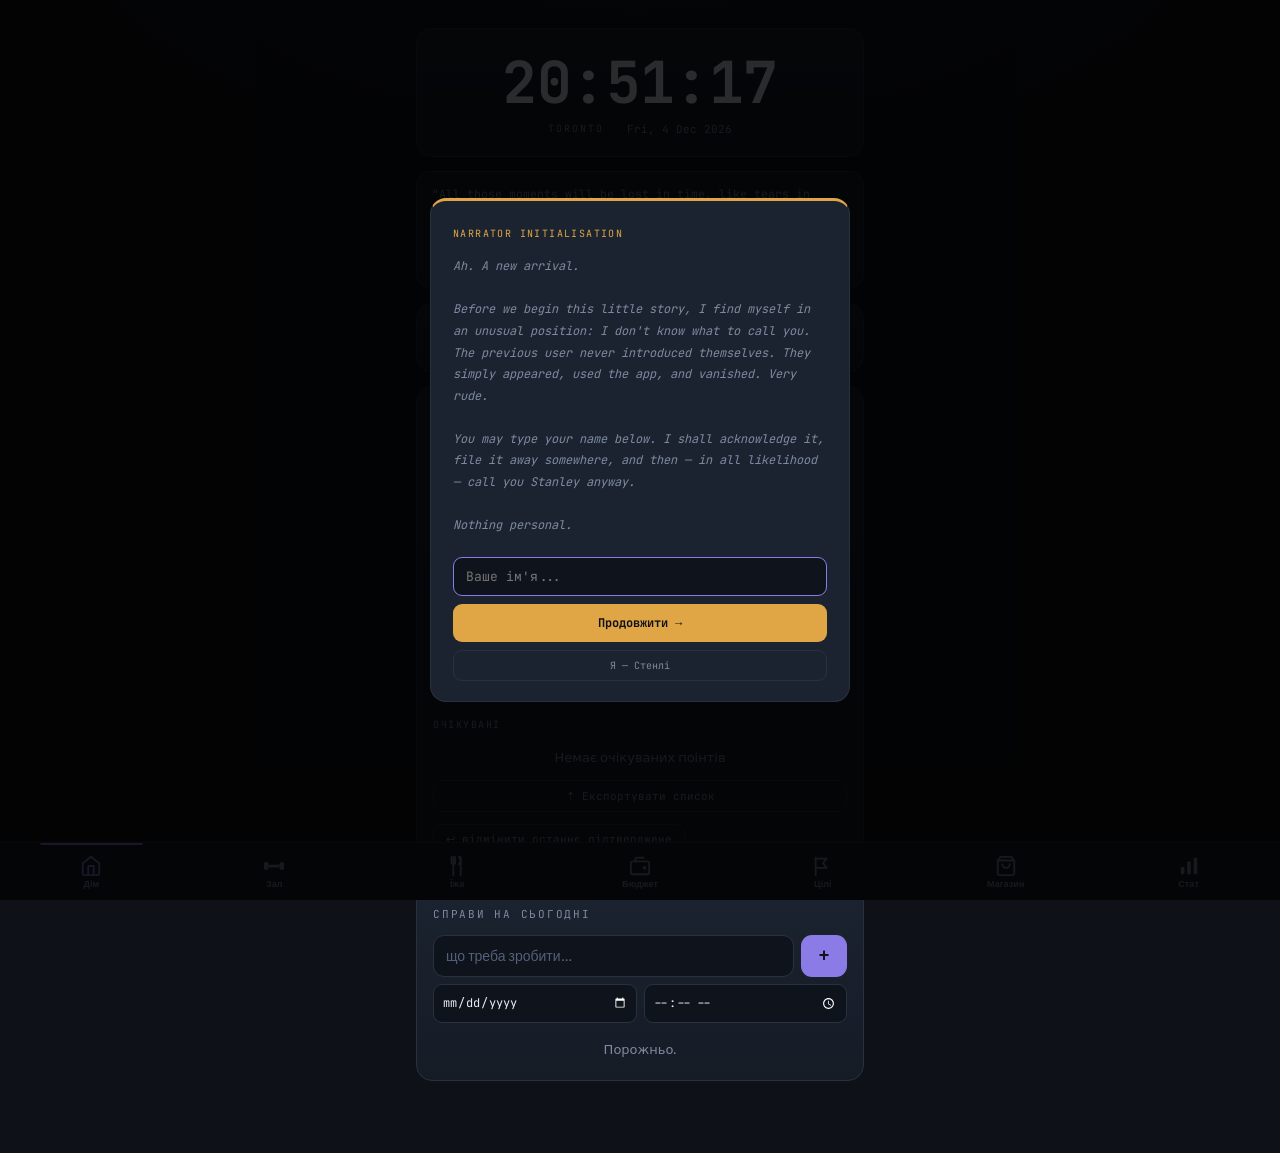
<file: index.html>
<!DOCTYPE html>
<html lang="uk">
<head>
  <meta charset="utf-8" />
  <meta name="viewport" content="width=device-width, initial-scale=1, maximum-scale=1, viewport-fit=cover" />
  <title>Tracker</title>
  <meta name="theme-color" content="#0E1117" />
  <meta name="apple-mobile-web-app-capable" content="yes" />
  <meta name="apple-mobile-web-app-status-bar-style" content="black-translucent" />
  <meta name="apple-mobile-web-app-title" content="Tracker" />
  <link rel="stylesheet" href="css/fonts.css" />
  <link rel="stylesheet" href="css/styles.css" />
  <link rel="manifest" href="manifest.webmanifest" />
  <link rel="apple-touch-icon" href="icons/icon-180.png" />
</head>
<body>

<div class="toast-wrap" id="toastWrap">
  <div class="toast">
    <div class="toast-lbl">Нагадування</div>
    <div class="toast-text" id="toastText"></div>
    <div class="toast-time" id="toastTime"></div>
    <div class="toast-btns">
      <button class="toast-done"  id="toastDone">Готово ✓</button>
      <button class="toast-close" id="toastClose">Закрити</button>
    </div>
  </div>
</div>
<div id="notifSnack"></div>

<!-- Narrator banner (Stanley Parable-style scripted commentary) -->
<div id="narratorBanner" class="narrator-banner" role="status" aria-live="polite">
  <div class="narrator-banner-inner">
    <span class="narrator-label" id="narratorCharLabel">Narrator</span>
    <span class="narrator-sep">·</span>
    <span class="narrator-line" id="narratorLine"></span>
    <button class="narrator-close" id="narratorClose" aria-label="Dismiss">×</button>
  </div>
</div>

<div class="wrap">

  <!-- ======= HOME ======= -->
  <section id="main">

    <!-- Clock -->
    <div class="card clock-card">
      <div class="clock-time" id="clockTime">--:--:--</div>
      <div class="clock-meta">
        <span class="clock-tz">Toronto</span>
        <span class="clock-sep">·</span>
        <span class="clock-date" id="clockDate"></span>
      </div>
    </div>

    <!-- Quote -->
    <div class="quote-block" id="quoteBlock"></div>

    <!-- Gym navigation card -->
    <div class="card gym-card">
      <div>
        <div class="gym-label">🏋 Спортзал</div>
        <div class="gym-sub">Програма тренувань · XP · Прогрес м'язів</div>
      </div>
      <button class="gym-btn" id="gymHomeBtn">Відкрити</button>
    </div>

    <!-- Points + Rank -->
    <div class="card">
      <div class="rank-row" id="rankRow">
        <div class="rank-hex" id="rankHex"><span class="rlbl" id="rankLbl">?</span></div>
        <div class="rank-info">
          <div class="rank-name" id="rankName">—</div>
          <div class="rank-sub"  id="rankSub"></div>
          <div class="rank-bar"><div class="rank-fill" id="rankFill"></div></div>
        </div>
      </div>
      <div class="head-row">
        <span class="label">Поінти</span>
        <span class="resets" id="ptsTargetLbl"></span>
      </div>
      <div class="pts-big" id="ptsTotal">0</div>
      <div class="pts-sub" id="ptsToGoal"></div>
      <div class="bar"><div class="fill" id="ptsFill" style="background:var(--indigo)"></div></div>
      <div class="pts-blocks" id="ptsChips"></div>
      <div class="add-pending-form">
        <input id="ptsReason" placeholder="причина (Зал, Англійська…)" />
        <button id="ptsAddBtn">+ Очікування</button>
      </div>
      <div class="pending-section-label">
        <span>Очікувані <span id="pendingCount"></span></span>
      </div>
      <div id="pendingList"></div>
      <button class="export-btn" id="exportPendingBtn">⇡ Експортувати список</button>
      <button class="mini" id="ptsUndo">↩ відмінити останнє підтверджене</button>
    </div>

    <!-- Tasks -->
    <div class="card">
      <span class="label">Справи на сьогодні</span>
      <div class="task-add" style="margin-top:12px">
        <input id="taskInput" placeholder="що треба зробити…" />
        <button id="taskAdd">+</button>
      </div>
      <div class="task-date-row">
        <input id="taskDate" type="date" />
        <input id="taskTime" type="time" />
      </div>
      <div id="taskList"></div>
    </div>
    <div id="taskFuture"></div>
  </section>

  <!-- ======= ЗАЛ (GYM) ======= -->
  <section id="gym" style="display:none">
    <h2 class="page">Зал</h2>
    <div id="gymContent"></div>
  </section>

  <!-- ======= ЇЖА (CALORIES + FOOD DB) ======= -->
  <section id="food" style="display:none">
    <h2 class="page">Їжа</h2>

    <!-- Calories -->
    <div class="card">
      <div class="head-row">
        <span class="label">Калорії · сьогодні</span>
        <span class="kcal-of" id="kcalReset"></span>
      </div>
      <div style="margin-top:8px">
        <span class="kcal-big" id="kcalNow">0</span>
        <span class="kcal-of"  id="kcalGoal"></span>
      </div>
      <div class="macros" id="macros"></div>
      <div class="meal-search-wrap">
        <input id="mealSearch" type="text" placeholder="Пошук страви з бази…" autocomplete="off" />
        <div class="meal-results" id="mealResults"></div>
      </div>
      <div id="mealSelected" style="display:none"></div>
      <div class="add-food">
        <input id="fKcal" type="number" inputmode="numeric" placeholder="ккал" />
        <input id="fP"    type="number" inputmode="numeric" placeholder="Б" />
        <input id="fF"    type="number" inputmode="numeric" placeholder="Ж" />
        <input id="fC"    type="number" inputmode="numeric" placeholder="В" />
        <button id="addFood">+</button>
      </div>
      <button class="mini" id="kcalReset2">↺ обнулити день</button>
    </div>

    <!-- Manage meals (collapsible) -->
    <div class="card">
      <div class="head-row">
        <span class="label">База страв (<span id="mealsCount">0</span>)</span>
        <button class="mini" id="toggleMeals" style="margin-top:0">Показати</button>
      </div>
      <div id="mealsContent" style="display:none">
        <div class="meals-list" id="mealsList"></div>
        <div class="add-meal-form">
          <input id="mealName" placeholder="Назва" />
          <input id="mealKcal" type="number" inputmode="numeric" placeholder="ккал" />
          <input id="mealPro"  type="number" inputmode="numeric" placeholder="Б" />
          <input id="mealFat"  type="number" inputmode="numeric" placeholder="Ж" />
          <input id="mealCarb" type="number" inputmode="numeric" placeholder="В" />
          <button id="saveMeal">+</button>
        </div>
      </div>
    </div>
  </section>

  <!-- ======= BUDGET ======= -->
  <section id="budget" style="display:none">
    <div class="head-row" style="margin-top:14px">
      <h2 class="page" style="margin:0">Бюджет втіх · тиждень</h2>
      <span class="resets" id="budgetReset"></span>
    </div>
    <div id="budgetCards"></div>
    <button class="newweek" id="newweek">↺ Почати новий тиждень</button>
    <div class="foot-note">Не нагорода за хороше — стеля на те, що й так робиш.<br />Понеділок обнулить.</div>
  </section>

  <!-- ======= GOALS ======= -->
  <section id="goals" style="display:none">
    <h2 class="page">Майлстоуни</h2>
    <div id="goalCards"></div>
    <div class="foot-note">Менші цілі = більше виграних. Це про рух, не про вирок.</div>
  </section>

  <!-- ======= SHOP ======= -->
  <section id="shop" style="display:none">
    <h2 class="page">Магазин</h2>
    <div class="card" style="padding-bottom:8px">
      <div class="head-row">
        <span class="label">Баланс</span>
        <span class="resets" id="shopPtsDisplay"></span>
      </div>
      <div id="shopBudgetItems"></div>
      <div id="shopRewardItems"></div>
    </div>
    <div id="shopGrandWrap"></div>
    <div class="foot-note">Витрачай зароблене. Поінти не згоряють.</div>
  </section>

  <!-- ======= РАНГИ ======= -->
  <section id="ranks" style="display:none">
    <div id="ranksContent"></div>
  </section>

  <!-- ======= STATS ======= -->
  <section id="stats" style="display:none">
    <h2 class="page">Статистика</h2>
    <div class="stats-tabs">
      <button class="stab active" data-stab="days">Дні</button>
      <button class="stab" data-stab="pts">Поінти</button>
      <button class="stab" data-stab="shop">Покупки</button>
      <button class="stab" data-stab="tasks">Завдання</button>
    </div>
    <div id="statsPane_days"  class="card"><div id="statsContent"></div></div>
    <div id="statsPane_pts"   class="card" style="display:none"><div id="ptsLogContent"></div></div>
    <div id="statsPane_shop"  class="card" style="display:none"><div id="shopLogContent"></div></div>
    <div id="statsPane_tasks" class="card" style="display:none"><div id="tasksLogContent"></div></div>

    <!-- Narrator settings (mode + name) -->
    <div class="card" style="margin-top:8px">
      <span class="label">Narrator</span>
      <div id="narratorSettingsContent" style="margin-top:10px"></div>
    </div>

    <!-- Data backup / restore -->
    <div class="card" style="margin-top:8px">
      <span class="label">Дані</span>
      <button class="mini" id="exportData">⇩ Експортувати всі дані (JSON)</button>
      <button class="mini" id="importData">⇧ Імпортувати з файлу</button>
      <input type="file" id="importFile" accept=".json,application/json" style="display:none" />
      <div class="foot-note" style="margin:10px 0 2px">Все живе в localStorage цього браузера.<br />Роби бекап періодично — очистка кешу зітре історію.</div>
    </div>
  </section>
</div>

<!-- Onboarding modal — shown only on first visit -->
<div id="onboardingModal" class="onboarding-overlay" style="display:none" role="dialog" aria-modal="true">
  <div class="onboarding-box">
    <div class="onboarding-tag">Narrator Initialisation</div>
    <div class="onboarding-text">Ah. A new arrival.

Before we begin this little story, I find myself in an unusual position: I don't know what to call you. The previous user never introduced themselves. They simply appeared, used the app, and vanished. Very rude.

You may type your name below. I shall acknowledge it, file it away somewhere, and then — in all likelihood — call you Stanley anyway.

Nothing personal.</div>
    <div class="onboarding-input-row">
      <input id="onboardingName" class="onboarding-name-input" type="text"
             placeholder="Ваше ім'я..." maxlength="32" autocomplete="off" />
      <button id="onboardingContinue" class="onboarding-continue-btn">Продовжити →</button>
      <button id="onboardingSkip" class="onboarding-skip-btn">Я — Стенлі</button>
    </div>
  </div>
</div>

<!-- Bottom navigation (Instagram/TikTok-style, safe-area aware) -->
<nav class="bottom-nav" id="bottomNav">

  <button class="bnav-item active" data-tab="main">
    <svg class="bnav-icon" viewBox="0 0 24 24" fill="none" stroke="currentColor" stroke-width="2" stroke-linecap="round" stroke-linejoin="round" aria-hidden="true">
      <path d="M3 9l9-7 9 7v11a2 2 0 01-2 2H5a2 2 0 01-2-2z"/>
      <polyline points="9 22 9 12 15 12 15 22"/>
    </svg>
    <span class="bnav-label">Дім</span>
  </button>

  <button class="bnav-item" data-tab="gym">
    <svg class="bnav-icon" viewBox="0 0 24 24" fill="currentColor" aria-hidden="true">
      <rect x="1" y="8" width="5" height="8" rx="1.5"/>
      <rect x="18" y="8" width="5" height="8" rx="1.5"/>
      <rect x="6" y="10.5" width="12" height="3" rx="1"/>
    </svg>
    <span class="bnav-label">Зал</span>
  </button>

  <button class="bnav-item" data-tab="food">
    <svg class="bnav-icon" viewBox="0 0 24 24" fill="none" stroke="currentColor" stroke-width="2" stroke-linecap="round" aria-hidden="true">
      <line x1="8" y1="2" x2="8" y2="22"/>
      <path d="M6 2v6a2 2 0 004 0V2"/>
      <line x1="16" y1="2" x2="16" y2="22"/>
      <path d="M14 2c2 3 4 6 0 8"/>
    </svg>
    <span class="bnav-label">Їжа</span>
  </button>

  <button class="bnav-item" data-tab="budget">
    <svg class="bnav-icon" viewBox="0 0 24 24" fill="none" stroke="currentColor" stroke-width="2" stroke-linecap="round" stroke-linejoin="round" aria-hidden="true">
      <rect x="2" y="7" width="20" height="14" rx="2"/>
      <path d="M16 3H8a1 1 0 00-1 1v3"/>
      <circle cx="17" cy="14" r="2" fill="currentColor" stroke="none"/>
    </svg>
    <span class="bnav-label">Бюджет</span>
  </button>

  <button class="bnav-item" data-tab="goals">
    <svg class="bnav-icon" viewBox="0 0 24 24" fill="none" stroke="currentColor" stroke-width="2" stroke-linecap="round" stroke-linejoin="round" aria-hidden="true">
      <line x1="4" y1="22" x2="4" y2="3"/>
      <path d="M4 4h12l-4 5 4 5H4"/>
    </svg>
    <span class="bnav-label">Цілі</span>
  </button>

  <button class="bnav-item" data-tab="shop">
    <svg class="bnav-icon" viewBox="0 0 24 24" fill="none" stroke="currentColor" stroke-width="2" stroke-linecap="round" stroke-linejoin="round" aria-hidden="true">
      <path d="M6 2L3 6v14a2 2 0 002 2h14a2 2 0 002-2V6l-3-4z"/>
      <line x1="3" y1="6" x2="21" y2="6"/>
      <path d="M16 10a4 4 0 01-8 0"/>
    </svg>
    <span class="bnav-label">Магазин</span>
  </button>

  <button class="bnav-item" data-tab="stats">
    <svg class="bnav-icon" viewBox="0 0 24 24" fill="currentColor" aria-hidden="true">
      <rect x="3" y="13" width="4" height="8" rx="1"/>
      <rect x="10" y="7" width="4" height="14" rx="1"/>
      <rect x="17" y="3" width="4" height="18" rx="1"/>
    </svg>
    <span class="bnav-label">Стат</span>
  </button>

</nav>

<!-- Load order: config → storage → state → ui → features → app -->
<script src="js/config.js"></script>
<script src="js/storage.js"></script>
<script src="js/state.js"></script>
<script src="js/ui.js"></script>
<script src="js/points.js"></script>
<script src="js/food.js"></script>
<script src="js/tasks.js"></script>
<script src="js/budget.js"></script>
<script src="js/goals.js"></script>
<script src="js/stats.js"></script>
<script src="js/shop.js"></script>
<script src="js/gym.js"></script>
<script src="js/narrator.js"></script>
<script src="js/backup.js"></script>
<script src="js/app.js"></script>

</body>
</html>
</file>
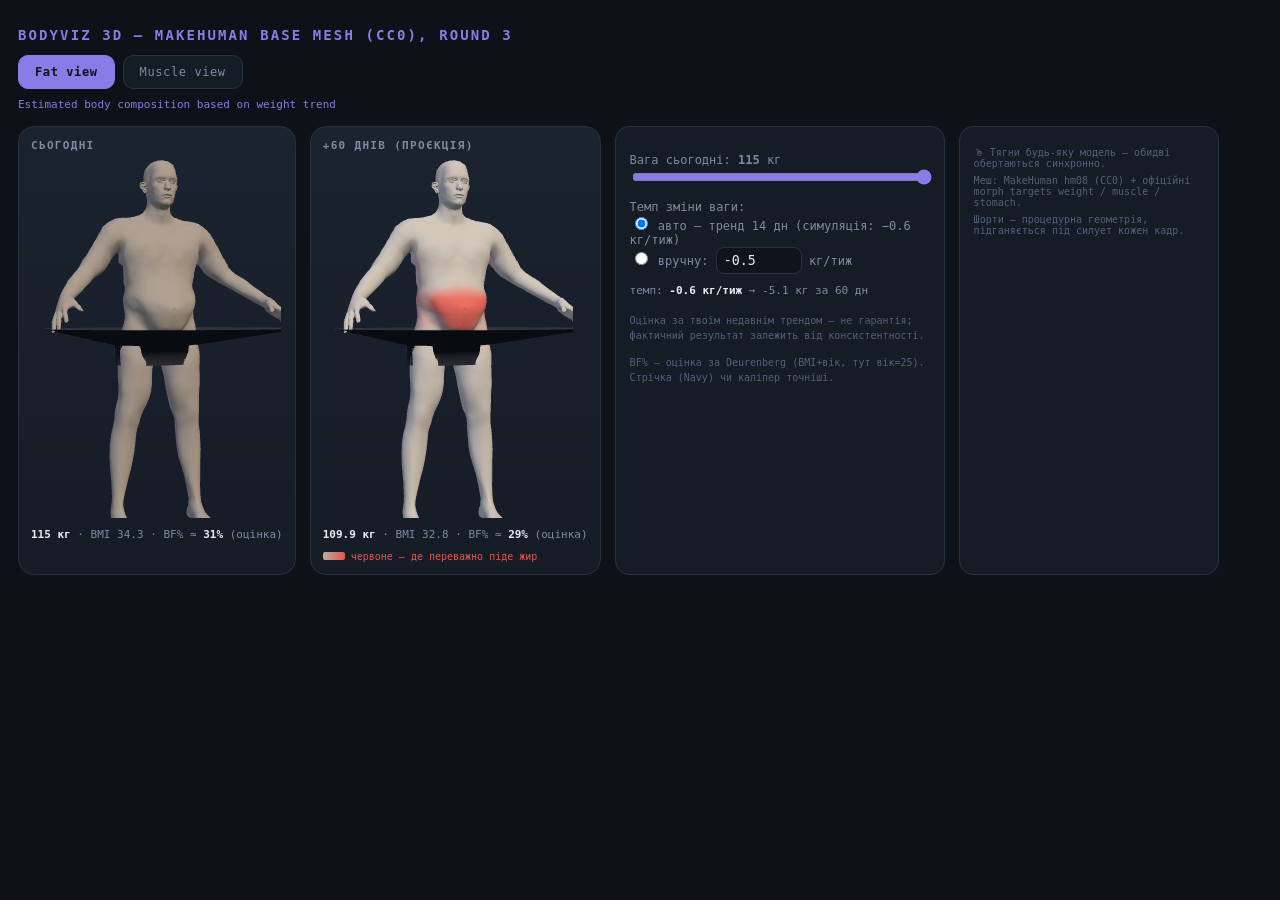
<file: .claude/bodyviz-3d.html>
<!DOCTYPE html>
<html lang="uk">
<head>
<meta charset="utf-8" />
<meta name="viewport" content="width=device-width, initial-scale=1" />
<title>BodyViz 3D — MakeHuman mesh, round 3</title>
<style>
  body{ margin:0; background:#0E1117; color:#E7ECF3; font-family:system-ui,sans-serif; padding:18px; }
  h1{ font-size:14px; letter-spacing:.15em; text-transform:uppercase; color:#8A7BE6; font-family:monospace; }
  .modes{ display:flex; gap:8px; margin-top:12px; }
  .modes button{ font-family:monospace; font-size:12px; letter-spacing:.05em; padding:9px 16px;
    border-radius:10px; border:1px solid #28323F; background:#161C26; color:#7E8AA0; cursor:pointer; }
  .modes button.active{ background:#8A7BE6; color:#11131c; border-color:#8A7BE6; font-weight:700; }
  .caption{ font-family:monospace; font-size:11px; color:#8A7BE6; margin-top:8px; max-width:560px; line-height:1.5; }
  .row{ display:flex; flex-wrap:wrap; gap:14px; margin-top:12px; }
  .fig{ background:linear-gradient(180deg,#1B2330,#161C26); border:1px solid #28323F; border-radius:16px; padding:12px; }
  .fig h2{ font-size:11px; font-family:monospace; letter-spacing:.12em; text-transform:uppercase; color:#7E8AA0; margin:0 0 6px; }
  .redkey{ display:none; align-items:center; gap:6px; font-family:monospace; font-size:10px; color:#E4574E; margin-top:6px; }
  .redkey b{ width:22px; height:8px; border-radius:2px; background:linear-gradient(90deg,#b6aca2,#E4574E); display:inline-block; }
  canvas{ border-radius:10px; display:block; touch-action:none; cursor:grab; }
  .meta{ font-family:monospace; font-size:11px; color:#7E8AA0; margin-top:8px; line-height:1.7; }
  .meta b{ color:#E7ECF3; }
  .controls{ background:#161C26; border:1px solid #28323F; border-radius:14px; padding:14px; font-family:monospace; font-size:12px; color:#7E8AA0; min-width:250px; max-width:300px; }
  .controls label{ display:block; margin-top:12px; }
  input[type=range]{ width:100%; accent-color:#8A7BE6; }
  input[type=number]{ width:70px; background:#0f141c; border:1px solid #28323F; color:#E7ECF3; font-family:monospace; padding:5px 7px; border-radius:8px; }
  .disclaimer{ font-size:10px; color:#54607a; margin-top:12px; line-height:1.5; }
  .hint{ font-size:10px; color:#54607a; margin-top:6px; }
  #loading{ font-family:monospace; font-size:12px; color:#7E8AA0; padding:30px; }
</style>
</head>
<body>
<h1>BodyViz 3D — MakeHuman base mesh (CC0), round 3</h1>
<div class="modes" id="loadingModes" style="display:none">
  <button id="modeFatBtn" class="active">Fat view</button>
  <button id="modeMuscleBtn">Muscle view</button>
</div>
<div class="caption" id="viewCaption"></div>
<div id="loading">Завантаження меша (~2.5 МБ)…</div>
<div class="row" id="ui" style="display:none">
  <div class="fig">
    <h2>Сьогодні</h2>
    <canvas id="cvNow" width="250" height="360"></canvas>
    <div class="meta" id="metaNow"></div>
  </div>
  <div class="fig">
    <h2>+60 днів (проєкція)</h2>
    <canvas id="cvProj" width="250" height="360"></canvas>
    <div class="meta" id="metaProj"></div>
    <div class="redkey" id="redKey"><b></b> червоне — де переважно піде жир</div>
  </div>
  <div class="controls" id="fatControls">
    <label>Вага сьогодні: <b id="wV">115</b> кг
      <input type="range" id="wS" min="75" max="115" value="115" step="0.5"></label>
    <label>Темп зміни ваги:<br>
      <input type="radio" name="rateMode" id="rmAuto" checked>
      <label for="rmAuto" style="display:inline">авто — тренд 14 дн (симуляція: −0.6 кг/тиж)</label><br>
      <input type="radio" name="rateMode" id="rmMan">
      <label for="rmMan" style="display:inline">вручну:</label>
      <input type="number" id="rateIn" value="-0.5" step="0.1" min="-2" max="2"> кг/тиж
    </label>
    <div class="meta" id="rateMeta"></div>
    <div class="disclaimer">Оцінка за твоїм недавнім трендом — не гарантія; фактичний результат залежить від консистентності.</div>
    <div class="disclaimer">BF% — оцінка за Deurenberg (BMI+вік, тут вік=25). Стрічка (Navy) чи каліпер точніші.</div>
  </div>
  <div class="controls" id="muscleControls" style="display:none">
    <label>Зал (консистентність тренувань): <b id="mV">30</b>%
      <input type="range" id="mS" min="0" max="100" value="30"></label>
    <div class="meta" id="muscleRateMeta"></div>
    <div class="disclaimer">Прототип: рівень консистентності задається повзунком. В апці — з app_gym (частота + прогресія робочих ваг).</div>
    <div class="hint">Ця модель НЕ враховує поточний жир — нейтральна статура, лише м'язовий рельєф.</div>
  </div>
  <div class="controls" style="min-width:200px;max-width:230px">
    <div class="hint">🖱 Тягни будь-яку модель — обидві обертаються синхронно.</div>
    <div class="hint">Меш: MakeHuman hm08 (CC0) + офіційні morph targets weight / muscle / stomach.</div>
    <div class="hint">Шорти — процедурна геометрія, підганяється під силует кожен кадр.</div>
  </div>
</div>

<script type="module">
import * as THREE from './three.module.min.js';

const L  = (a,b,t) => a + (b-a)*t;
const SS = (t,a,b) => { const x=Math.min(1,Math.max(0,(t-a)/(b-a))); return x*x*(3-2*x); };
const clamp = (v,a,b) => Math.min(b,Math.max(a,v));

/* ============ MakeHuman asset loading (base.obj + joint markers) ============ */
function parseObj(text) {
  const pos = [], idx = [], jointVerts = {};
  let mode = null, jointName = null;
  for (const line of text.split('\n')) {
    if (line.startsWith('v ')) {
      const p = line.slice(2).trim().split(/\s+/).map(Number);
      pos.push(p[0], p[1], p[2]);
    } else if (line.startsWith('g ')) {
      const name = line.slice(2).trim();
      if (name === 'body') { mode = 'body'; jointName = null; }
      else if (name.startsWith('joint-')) { mode = 'joint'; jointName = name.slice(6); if (!jointVerts[jointName]) jointVerts[jointName] = new Set(); }
      else { mode = null; jointName = null; }
    } else if (mode === 'body' && line.startsWith('f ')) {
      const f = line.slice(2).trim().split(/\s+/).map(w => parseInt(w, 10) - 1);
      for (let i = 2; i < f.length; i++) idx.push(f[0], f[i-1], f[i]);
    } else if (mode === 'joint' && line.startsWith('f ')) {
      const f = line.slice(2).trim().split(/\s+/).map(w => parseInt(w, 10) - 1);
      f.forEach(vi => jointVerts[jointName].add(vi));
    }
  }
  return { base: new Float32Array(pos), index: idx, jointVerts };
}
function parseTarget(text) {
  const out = [];
  for (const line of text.split('\n')) {
    if (!line || line[0] === '#') continue;
    const p = line.trim().split(/\s+/);
    if (p.length !== 4) continue;
    out.push([+p[0], +p[1], +p[2], +p[3]]);
  }
  return out;
}

const [objT, tMale, tWeight, tMuscle, tBelly, tTone] = await Promise.all(
  ['mh/base.obj','mh/male-young.target','mh/maxweight.target','mh/maxmuscle.target','mh/belly.target','mh/stomach-tone.target']
  .map(u => fetch(u).then(r => { if (!r.ok) throw new Error(u); return r.text(); })));

const { base, index, jointVerts } = parseObj(objT);
const T = { male: parseTarget(tMale), weight: parseTarget(tWeight), muscle: parseTarget(tMuscle), belly: parseTarget(tBelly), tone: parseTarget(tTone) };
const bodyVerts = new Set(index);
const nVerts = base.length / 3;

/* ---- skeleton landmarks: real joint markers ---- */
function jointPos(name) {
  const set = jointVerts[name];
  if (!set || !set.size) return null;
  let x=0,y=0,z=0;
  set.forEach(vi => { x+=base[vi*3]; y+=base[vi*3+1]; z+=base[vi*3+2]; });
  return { x:x/set.size, y:y/set.size, z:z/set.size };
}
const mf = (l,r) => r || (l && { x:-l.x, y:l.y, z:l.z });
const J = {
  neck: jointPos('neck'),
  lShoulder: jointPos('l-shoulder'), rShoulder: mf(jointPos('l-shoulder'), jointPos('r-shoulder')),
  lElbow: jointPos('l-elbow'),
  pelvis: jointPos('pelvis'),
  lHip: jointPos('l-upper-leg'), rHip: mf(jointPos('l-upper-leg'), jointPos('r-upper-leg')),
  lKnee: jointPos('l-knee'), rKnee: mf(jointPos('l-knee'), jointPos('r-knee')),
};

let rawMinY=1e9, rawMaxY=-1e9;
bodyVerts.forEach(vi => { const y=base[vi*3+1]; if (y<rawMinY) rawMinY=y; if (y>rawMaxY) rawMaxY=y; });
const bodyH = rawMaxY - rawMinY;

/* ---- proportion correction: widen shoulders + upper arms, FEATHERED so there's
   no kink at the elbow (fixes the "laggy elbow" step from round 2) ---- */
(function widenShouldersArms() {
  const shX = (Math.abs(J.lShoulder.x) + Math.abs(J.rShoulder.x)) / 2;
  const shY = J.lShoulder.y, elY = J.lElbow.y;
  const xThr = shX * 0.5;
  bodyVerts.forEach(vi => {
    const j = vi*3, x = base[j], y = base[j+1];
    if (y < elY || y > shY + 0.15*bodyH || Math.abs(x) <= xThr) return;
    const t = SS(y, elY, shY);              /* 0 at elbow → 1 at shoulder, smooth */
    base[j] = x * (1 + 0.10 * t);
  });
})();

/* ---- belly regional apron: lower abdomen sags a bit more than upper, but gentle
   (round 2 was too extreme). Weight target is left UNMODIFIED so fat sits all
   around — chest/flanks/arms/thighs — matching a real ~35% BF distribution. ---- */
let bMinY=1e9, bMaxY=-1e9, bSum=0, bW=0;
for (const d of T.belly) {
  const y = base[d[0]*3+1];
  if (y<bMinY) bMinY=y; if (y>bMaxY) bMaxY=y;
  const m = Math.hypot(d[1],d[2],d[3]); bSum += y*m; bW += m;
}
const bellyMid = bW ? bSum/bW : (bMinY+bMaxY)/2;
const REGION_MOD = {
  belly: y => y < bellyMid ? L(1.28, 1.0, SS(y, bMinY, bellyMid)) : L(1.0, 0.7, SS(y, bellyMid, bMaxY)),
};

function compose(dst, w) {
  dst.set(base);
  for (const [name, list] of Object.entries(T)) {
    const k = w[name];
    if (!k) continue;
    const mod = REGION_MOD[name];
    for (let i = 0; i < list.length; i++) {
      const d = list[i], j = d[0]*3;
      const local = mod ? k * mod(base[j+1]) : k;
      dst[j] += d[1]*local; dst[j+1] += d[2]*local; dst[j+2] += d[3]*local;
    }
  }
}

/* normalisation */
const probe = new Float32Array(base.length);
compose(probe, { male:1, weight:0.9, belly:0.4, muscle:.15, tone:.1 });
let minY=1e9, maxY=-1e9;
bodyVerts.forEach(vi => { const y=probe[vi*3+1]; if (y<minY) minY=y; if (y>maxY) maxY=y; });
const SCALE = 1.83 / (maxY - minY);

/* ============ shorts: short trunks (hip → high thigh, avoids inter-leg webbing) ============ */
const hipY  = (J.lHip.y + J.rHip.y) / 2;
const kneeY = (J.lKnee.y + J.rKnee.y) / 2;
const SHORTS_Y = [ hipY + 0.055*bodyH, hipY + 0.005*bodyH, L(hipY, kneeY, 0.20) ];
const SHORTS_PAD = 1.06;

function sampleBand(arr, y, tol) {
  let sx=0, sz=0, n=0;
  bodyVerts.forEach(vi => { if (Math.abs(arr[vi*3+1]-y)<tol) { sx+=arr[vi*3]; sz+=arr[vi*3+2]; n++; } });
  if (!n) return { cx:0, cz:0, hw:0.15, hd:0.12 };
  const cx=sx/n, cz=sz/n;
  let hw=0, hd=0;
  bodyVerts.forEach(vi => { if (Math.abs(arr[vi*3+1]-y)<tol) { hw=Math.max(hw,Math.abs(arr[vi*3]-cx)); hd=Math.max(hd,Math.abs(arr[vi*3+2]-cz)); } });
  return { cx, cz, hw, hd };
}
class RadialLoft {
  constructor(nSt, nSeg) {
    this.nSt=nSt; this.nSeg=nSeg;
    this.geo = new THREE.BufferGeometry();
    this.pos = new Float32Array(nSt*(nSeg+1)*3);
    const ia = [];
    for (let i=0;i<nSt-1;i++) for (let j=0;j<nSeg;j++) { const a=i*(nSeg+1)+j, b=a+nSeg+1; ia.push(a,b,a+1, b,b+1,a+1); }
    this.geo.setIndex(ia);
    this.geo.setAttribute('position', new THREE.BufferAttribute(this.pos,3));
  }
  update(st) {
    let k=0;
    for (let i=0;i<this.nSt;i++) { const s=st[i];
      for (let j=0;j<=this.nSeg;j++) { const t=j/this.nSeg*Math.PI*2;
        this.pos[k++]=s.cx+s.hw*Math.cos(t); this.pos[k++]=s.y; this.pos[k++]=s.cz+s.hd*Math.sin(t); } }
    this.geo.attributes.position.needsUpdate = true;
    this.geo.computeVertexNormals();
  }
}
function updateShorts(loft, arr) {
  const tol = 0.02*bodyH;
  loft.update(SHORTS_Y.map(y => { const s=sampleBand(arr,y,tol); return { y, cx:s.cx, cz:s.cz, hw:s.hw*SHORTS_PAD, hd:s.hd*SHORTS_PAD }; }));
}

/* ============ scene per canvas ============ */
const CLAY_RGB = [0.714, 0.675, 0.635], RED_RGB = [0.95, 0.18, 0.15];
const SHORTS_MAT = new THREE.MeshStandardMaterial({ color:0x252c3a, roughness:.85, metalness:0, side:THREE.DoubleSide });

function makeView(canvas, withColors) {
  const renderer = new THREE.WebGLRenderer({ canvas, antialias:true, alpha:true });
  renderer.setPixelRatio(Math.min(2, devicePixelRatio));
  const scene = new THREE.Scene();
  const cam = new THREE.PerspectiveCamera(32, canvas.width/canvas.height, .1, 10);
  cam.position.set(0, 1.05, 3.2); cam.lookAt(0, .95, 0);
  scene.add(new THREE.AmbientLight(0xffffff, .40));
  const key = new THREE.DirectionalLight(0xfff2e0, 2.3); key.position.set(2,3,4);
  const fill = new THREE.DirectionalLight(0xbcd3ff, .7); fill.position.set(-3,1.5,2);
  const rim = new THREE.DirectionalLight(0x8A7BE6, 1.4); rim.position.set(0,3,-4);
  scene.add(key, fill, rim);

  const geo = new THREE.BufferGeometry();
  geo.setAttribute('position', new THREE.BufferAttribute(new Float32Array(base.length), 3));
  geo.setIndex(index);
  let colorAttr = null, mat;
  if (withColors) {
    const col = new Float32Array(base.length);
    for (let i=0;i<nVerts;i++) { col[i*3]=CLAY_RGB[0]; col[i*3+1]=CLAY_RGB[1]; col[i*3+2]=CLAY_RGB[2]; }
    colorAttr = new THREE.BufferAttribute(col, 3);
    geo.setAttribute('color', colorAttr);
    mat = new THREE.MeshStandardMaterial({ color:0xffffff, vertexColors:true, roughness:.85, metalness:0 });
  } else {
    mat = new THREE.MeshStandardMaterial({ color:0xb6aca2, roughness:.85, metalness:0 });
  }
  const mesh = new THREE.Mesh(geo, mat);

  const shortsLoft = new RadialLoft(SHORTS_Y.length, 24);
  const shortsMesh = new THREE.Mesh(shortsLoft.geo, SHORTS_MAT);

  const group = new THREE.Group();
  group.add(mesh, shortsMesh);
  group.scale.setScalar(SCALE);
  group.position.y = -minY * SCALE;
  scene.add(group);
  return { renderer, scene, cam, group, geo, shortsLoft, colorAttr };
}
const vNow = makeView(document.getElementById('cvNow'), false);
const vPrj = makeView(document.getElementById('cvProj'), true);

/* synced orbit */
let rotY = .35, tilt = 0, drag = null;
[vNow, vPrj].forEach(v => {
  const el = v.renderer.domElement;
  el.addEventListener('pointerdown', e => { drag=[e.clientX,e.clientY]; el.setPointerCapture(e.pointerId); });
  el.addEventListener('pointermove', e => { if (!drag) return;
    rotY += (e.clientX-drag[0])*.012; tilt = clamp(tilt+(e.clientY-drag[1])*.006, -.4, .4); drag=[e.clientX,e.clientY]; });
  el.addEventListener('pointerup', () => drag = null);
});

/* ============ Fat / Muscle weight functions ============ */
const H=1.83, AGE=25, BASE_KG=115, FLOOR=75, AUTO_RATE=-0.6;
const bmi = kg => kg/(H*H);
const bf  = kg => 1.20*bmi(kg) + .23*AGE - 10.8 - 5.4;
const fOf = kg => clamp((BASE_KG-kg)/(BASE_KG-FLOOR), 0, 1);

/* fat everywhere via strong whole-body weight target; belly overhang on top */
function fatWeights(f) { return { male:1, weight:L(1.7,0.12,f), belly:L(1.05,0,SS(f,0,.75)), muscle:0, tone:0 }; }
const MUSCLE_VIEW_NEUTRAL = 0.5;
const frameSizeFromKg = kg => L(0.97, 1.06, clamp((kg-FLOOR)/(BASE_KG-FLOOR), 0, 1));
function muscleWeights(m) { return { male:1, weight:MUSCLE_VIEW_NEUTRAL, belly:0, muscle:m, tone:m*0.8 }; }

let mode = 'fat';
const CAPTIONS = {
  fat: 'Estimated body composition based on weight trend',
  muscle: 'Estimated muscle development based on training consistency and strength progress — not adjusted for current body fat',
};
const st = { now:{f:0,m:.3}, prj:{f:0,m:.3}, tgtNow:{f:0,m:.3}, tgtPrj:{f:0,m:.3}, frameNow:1, framePrj:1 };

/* ---- red fat-loss zone: per-vertex shrink between now & projected geometry,
   painted onto the projection mesh (fat mode, only when losing weight) ---- */
const scratchNow = new Float32Array(base.length), scratchPrj = new Float32Array(base.length);
function paintFatLoss(fNow, fPrj, losing) {
  const col = vPrj.colorAttr.array;
  if (!losing) {
    for (let i=0;i<nVerts;i++){ col[i*3]=CLAY_RGB[0]; col[i*3+1]=CLAY_RGB[1]; col[i*3+2]=CLAY_RGB[2]; }
    vPrj.colorAttr.needsUpdate = true; redKey.style.display='none'; return;
  }
  compose(scratchNow, fatWeights(fNow));
  compose(scratchPrj, fatWeights(fPrj));
  let maxD = 1e-6; const db = new Float32Array(nVerts);
  bodyVerts.forEach(vi => { const j=vi*3;
    const d = Math.hypot(scratchNow[j]-scratchPrj[j], scratchNow[j+1]-scratchPrj[j+1], scratchNow[j+2]-scratchPrj[j+2]);
    db[vi]=d; if (d>maxD) maxD=d; });
  for (let i=0;i<nVerts;i++){ col[i*3]=CLAY_RGB[0]; col[i*3+1]=CLAY_RGB[1]; col[i*3+2]=CLAY_RGB[2]; }
  bodyVerts.forEach(vi => { const t = SS(db[vi], 0.18*maxD, 0.72*maxD); const j=vi*3;
    col[j]   = L(CLAY_RGB[0], RED_RGB[0], t);
    col[j+1] = L(CLAY_RGB[1], RED_RGB[1], t);
    col[j+2] = L(CLAY_RGB[2], RED_RGB[2], t); });
  vPrj.colorAttr.needsUpdate = true; redKey.style.display='flex';
}

function recomputeFat() {
  const kg = +wS.value;
  const rate = rmAuto.checked ? AUTO_RATE : (+rateIn.value || 0);
  const kgPrj = clamp(kg + rate*60/7, FLOOR, BASE_KG);
  st.tgtNow = { f:fOf(kg), m:0 }; st.tgtPrj = { f:fOf(kgPrj), m:0 };
  st.frameNow = st.framePrj = 1;
  wV.textContent = kg;
  metaNow.innerHTML  = `<b>${kg} кг</b> · BMI ${bmi(kg).toFixed(1)} · BF% ≈ <b>${bf(kg).toFixed(0)}%</b> (оцінка)`;
  metaProj.innerHTML = `<b>${kgPrj.toFixed(1)} кг</b> · BMI ${bmi(kgPrj).toFixed(1)} · BF% ≈ <b>${bf(kgPrj).toFixed(0)}%</b> (оцінка)`;
  rateMeta.innerHTML = `темп: <b>${rate>0?'+':''}${rate} кг/тиж</b> → ${(rate*60/7).toFixed(1)} кг за 60 дн`;
  paintFatLoss(fOf(kg), fOf(kgPrj), kgPrj < kg - 0.05);
}
function recomputeMuscle() {
  const kg = +wS.value, level = +mS.value/100;
  const gpw = 0.02 + level*0.04;
  const levelPrj = clamp(level + gpw*60/7, 0, 1);
  st.tgtNow = { f:0, m:level }; st.tgtPrj = { f:0, m:levelPrj };
  st.frameNow = st.framePrj = frameSizeFromKg(kg);
  mV.textContent = mS.value;
  metaNow.innerHTML  = `Оцінка м'язового розвитку: <b>${mS.value}%</b>`;
  metaProj.innerHTML = `Прогноз +60д: <b>${(levelPrj*100).toFixed(0)}%</b> (за поточним темпом)`;
  muscleRateMeta.innerHTML = `темп приросту: ~${(gpw*100).toFixed(1)}%/тиж → +${((levelPrj-level)*100).toFixed(0)}% за 60 дн`;
  paintFatLoss(0, 0, false);
}
function recompute() { mode === 'fat' ? recomputeFat() : recomputeMuscle(); }

function setMode(next) {
  mode = next;
  modeFatBtn.classList.toggle('active', mode==='fat');
  modeMuscleBtn.classList.toggle('active', mode==='muscle');
  fatControls.style.display = mode==='fat' ? 'block' : 'none';
  muscleControls.style.display = mode==='muscle' ? 'block' : 'none';
  viewCaption.textContent = CAPTIONS[mode];
  recompute();
}
modeFatBtn.onclick = () => setMode('fat');
modeMuscleBtn.onclick = () => setMode('muscle');
[wS, rateIn, rmAuto, rmMan, mS].forEach(el => el.oninput = recompute);

/* ============ render loop ============ */
function applyMorph(v, s, frameScale) {
  const arr = v.geo.attributes.position.array;
  compose(arr, mode==='fat' ? fatWeights(s.f) : muscleWeights(s.m));
  v.geo.attributes.position.needsUpdate = true;
  v.geo.computeVertexNormals();
  updateShorts(v.shortsLoft, arr);
  v.group.scale.setScalar(SCALE * frameScale);
}
let last = performance.now();
function frame(t) {
  const dt = Math.min(.1, (t-last)/1000); last = t;
  const k = 1 - Math.pow(.05, dt/1.5);
  [['now','tgtNow',vNow,'frameNow'], ['prj','tgtPrj',vPrj,'framePrj']].forEach(([a,b,v,fk]) => {
    const s = st[a], g = st[b];
    if (!v.group.userData.init || Math.abs(s.f-g.f)>.0004 || Math.abs(s.m-g.m)>.0004) {
      s.f += (g.f-s.f)*k; s.m += (g.m-s.m)*k;
      applyMorph(v, s, st[fk]);
      v.group.userData.init = true;
    }
    v.group.rotation.y = rotY; v.group.rotation.x = tilt*.5;
    v.renderer.render(v.scene, v.cam);
  });
  requestAnimationFrame(frame);
}

document.getElementById('loading').style.display = 'none';
document.getElementById('loadingModes').style.display = 'flex';
document.getElementById('ui').style.display = 'flex';
setMode('fat');
requestAnimationFrame(frame);
</script>
</body>
</html>
</file>
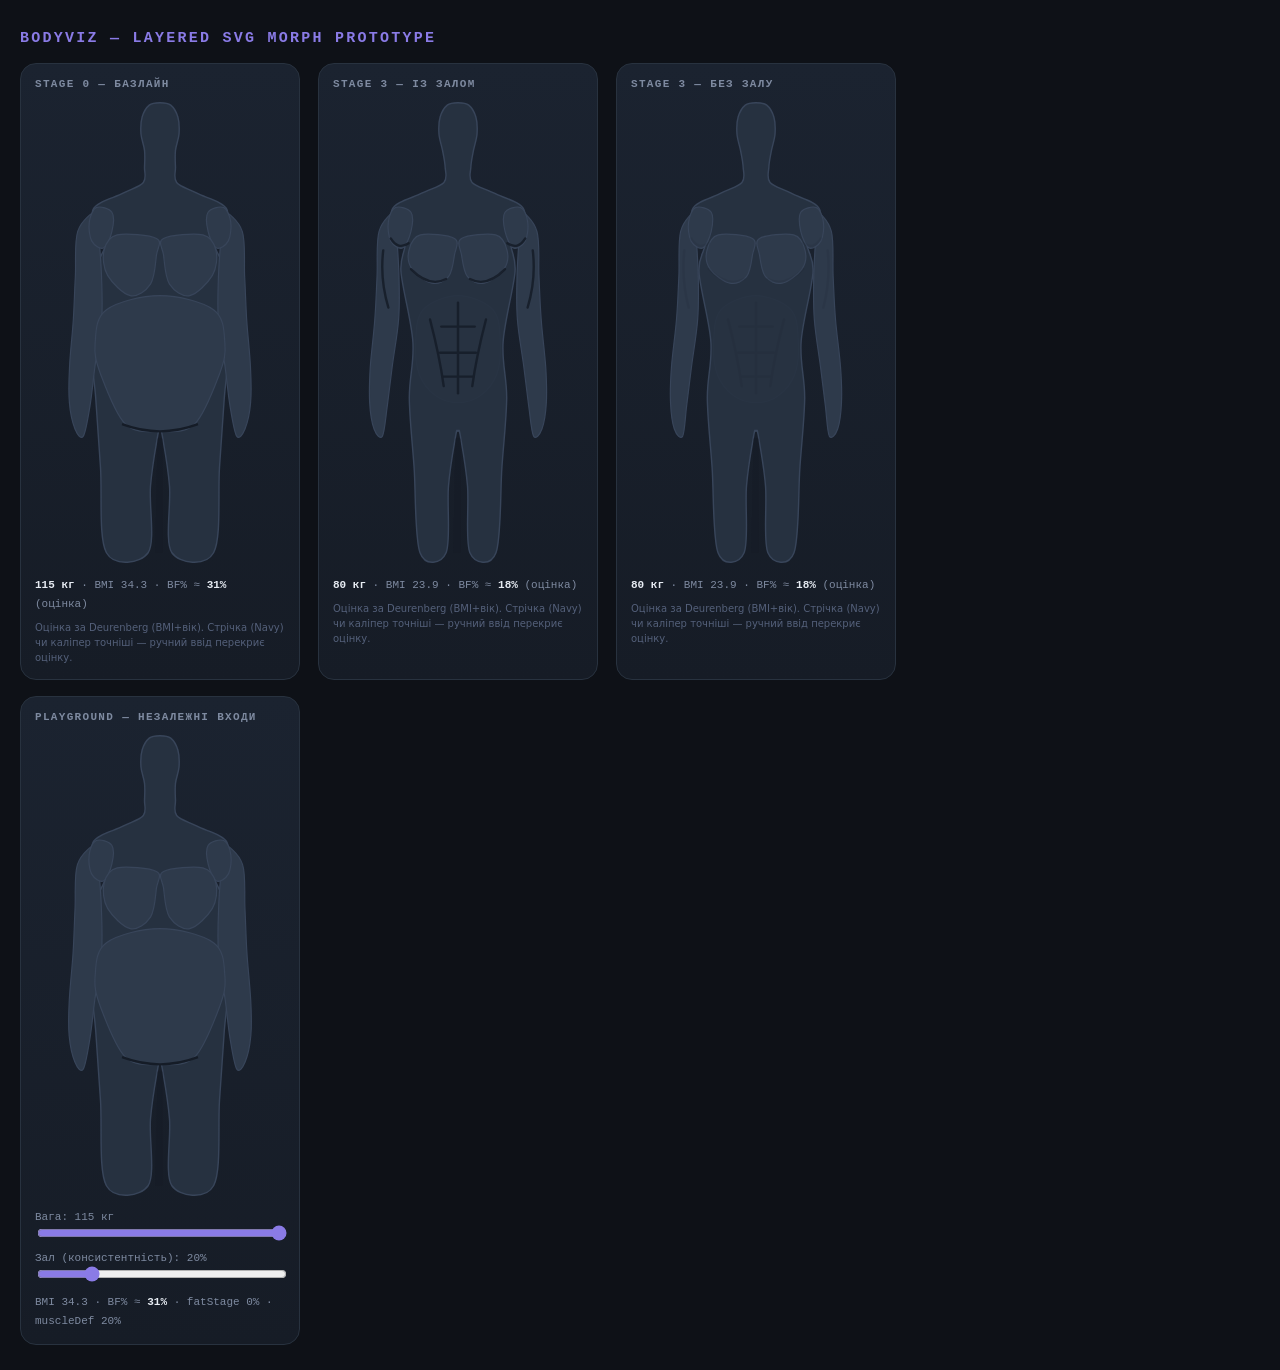
<file: .claude/bodyviz-prototype.html>
<!DOCTYPE html>
<html lang="uk">
<head>
<meta charset="utf-8" />
<meta name="viewport" content="width=device-width, initial-scale=1" />
<title>BodyViz prototype — layered morph</title>
<style>
  body{ margin:0; background:#0E1117; color:#E7ECF3; font-family:system-ui,sans-serif; padding:20px; }
  h1{ font-size:15px; letter-spacing:.15em; text-transform:uppercase; color:#8A7BE6; font-family:monospace; }
  .row{ display:flex; flex-wrap:wrap; gap:18px; margin-top:16px; }
  .fig{ background:linear-gradient(180deg,#1B2330,#161C26); border:1px solid #28323F; border-radius:16px;
        padding:14px; width:250px; }
  .fig h2{ font-size:11px; font-family:monospace; letter-spacing:.12em; text-transform:uppercase;
           color:#7E8AA0; margin:0 0 8px; }
  .meta{ font-family:monospace; font-size:11px; color:#7E8AA0; margin-top:8px; line-height:1.7; }
  .meta b{ color:#E7ECF3; }
  .note{ font-size:10px; color:#54607a; margin-top:6px; line-height:1.5; }
  .sliders{ margin-top:10px; font-family:monospace; font-size:11px; color:#7E8AA0; }
  .sliders label{ display:block; margin-top:8px; }
  input[type=range]{ width:100%; accent-color:#8A7BE6; }
  svg{ width:100%; height:auto; display:block; }
</style>
</head>
<body>
<h1>BodyViz — layered SVG morph prototype</h1>
<div class="row" id="stages"></div>

<div class="row">
  <div class="fig" style="width:250px">
    <h2>Playground — незалежні входи</h2>
    <div id="playFig"></div>
    <div class="sliders">
      <label>Вага: <span id="wVal"></span> кг
        <input type="range" id="wSl" min="75" max="115" value="115" step="0.5" /></label>
      <label>Зал (консистентність): <span id="mVal"></span>%
        <input type="range" id="mSl" min="0" max="100" value="20" /></label>
    </div>
    <div class="meta" id="playMeta"></div>
  </div>
</div>

<script>
/* ============================================================
   Layered parametric body (front view, cropped mid-thigh)
   Inputs: f = fatStageProgress 0..1  (0 = 115kg baseline, 1 = stage-4 lean)
           m = muscleDefinitionLevel 0..1 (gym log consistency)
   Layers: torsoOutline / shoulderWidthLayer / chestLayer /
           abdomenLayer / armLayer / legLayer / muscleDefinitionLayer
   ============================================================ */

const L  = (a, b, t) => a + (b - a) * t;
const SS = (t, a, b) => { const x = Math.min(1, Math.max(0, (t - a) / (b - a))); return x * x * (3 - 2 * x); };

/* Catmull-Rom smoothing (closed) */
function smooth(pts) {
  const n = pts.length;
  let d = `M${pts[0][0].toFixed(1)},${pts[0][1].toFixed(1)}`;
  for (let i = 0; i < n; i++) {
    const p0 = pts[(i-1+n)%n], p1 = pts[i], p2 = pts[(i+1)%n], p3 = pts[(i+2)%n];
    d += `C${(p1[0]+(p2[0]-p0[0])/6).toFixed(1)},${(p1[1]+(p2[1]-p0[1])/6).toFixed(1)} `
       + `${(p2[0]-(p3[0]-p1[0])/6).toFixed(1)},${(p2[1]-(p3[1]-p1[1])/6).toFixed(1)} `
       + `${p2[0].toFixed(1)},${p2[1].toFixed(1)}`;
  }
  return d + 'Z';
}
const flip = pts => pts.map(([x,y]) => [-x,y]);
/* half profile (x>=0) → full symmetric closed shape */
const sym = half => half.concat(flip(half.slice(1,-1)).reverse());

function bodyParams(f, m) {
  return {
    neckW:   L(13, 10.5, f),
    shW:     L(56, 53, f) + 2.5*m,          /* shoulders ~stable; small delt gain */
    chestW:  L(50, 43, f),
    chestSag:L(14, 2, f),                   /* chest fullness */
    waistW:  L(58, 35, f),                  /* main V-taper driver */
    hipW:    L(54, 39, f),
    drop:    L(24, 0, SS(f, 0, .65)),       /* overhang sags first, gone by ~stage2.5 */
    bellyOp: L(1, .15, SS(f, .15, .8)),
    armW:    L(13.5, 9.5, f) + 1.8*m,
    foreW:   L(9.5, 7, f) + 1*m,
    thighW:  L(27, 21, f),
  };
}

function bodySVG(f, m, w = 250) {
  const p = bodyParams(f, m);
  const BASE = '#263140', LAYER = '#2e3a4b', LINE = '#151c27', RIM = '#38455a';

  /* ---- torsoOutline (silhouette: head→trunk→cropped thighs) ---- */
  const outline = smooth(sym([
    [0,4],[9,6],[15,16],[16,30],[13,44],
    [p.neckW,58],[p.neckW+1,71],
    [p.shW*0.55,80],[p.shW,94],
    [p.shW-11,120],[p.chestW+4,146],
    [p.waistW,205],[p.hipW,252],
    [p.hipW-4,310],[p.hipW-9,382],
    [10,382],[8,326],[2,284],[0,280],
  ]));

  /* ---- shoulderWidthLayer: delt caps ---- */
  const delt = smooth([
    [p.shW-16,96],[p.shW-3,92],[p.shW+3,104],[p.shW+1,120],[p.shW-9,126],[p.shW-16,112],
  ]);

  /* ---- chestLayer: pec fullness (sag = fat fullness) ---- */
  const s = p.chestSag;
  const pec = smooth([
    [3,118],[p.chestW*0.72,115],[p.chestW*0.94,128],
    [p.chestW*0.88,142+s*0.5],[p.chestW*0.5,152+s],[8,148+s*0.6],[3,132],
  ]);

  /* ---- abdomenLayer: belly + overhang (sags below waistline) ---- */
  const belly = smooth(sym([
    [0,166],[p.waistW*0.78,178],[p.waistW*0.94,206],
    [p.waistW*0.86,232],[p.waistW*0.5,250+p.drop],[0,256+p.drop],
  ]));
  const crease = `M${(-p.waistW*0.55).toFixed(1)},${(250+p.drop).toFixed(1)} `
               + `Q0,${(262+p.drop).toFixed(1)} ${(p.waistW*0.55).toFixed(1)},${(250+p.drop).toFixed(1)}`;

  /* ---- armLayer ---- */
  const sx = p.shW + 1;
  const arm = smooth([
    [sx-4,96],[sx+p.armW*0.85,112],[sx+p.armW,150],[sx+p.armW*0.9+3,186],
    [sx+9+p.foreW,226],[sx+12+p.foreW*0.7,256],[sx+14,278],[sx+7,284],
    [sx+11-p.foreW,258],[sx+7-p.foreW,226],
    [sx+2-p.armW*0.75,186],[sx-p.armW*0.6,150],[sx-p.armW*0.45,118],
  ]);

  /* ---- muscleDefinitionLayer (independent of fat where noted) ---- */
  const defCommon = m * SS(f, .3, .8);          /* arms/delts/pecs */
  const defAbs    = m * SS(f, .55, .9);         /* abs need low fat */
  const bicep  = `M${(sx+p.armW*0.55).toFixed(1)},128 Q${(sx+p.armW*0.8).toFixed(1)},152 ${(sx+2).toFixed(1)},176`;
  const deltCut= `M${(p.shW-14).toFixed(1)},122 Q${(p.shW-5).toFixed(1)},128 ${(p.shW+1).toFixed(1)},118`;
  const pecCut = `M10,${(150+s*0.6).toFixed(1)} Q${(p.chestW*0.55).toFixed(1)},${(156+s).toFixed(1)} ${(p.chestW*0.9).toFixed(1)},${(142+s*0.5).toFixed(1)}`;
  const absL = `
    <line x1="0" y1="172" x2="0" y2="248"/>
    <line x1="-14" y1="192" x2="14" y2="192"/>
    <line x1="-15" y1="214" x2="15" y2="214"/>
    <line x1="-13" y1="234" x2="13" y2="234"/>
    <path d="M-${(p.waistW*0.62).toFixed(1)},186 Q-${(p.waistW*0.4).toFixed(1)},218 -12,242" fill="none"/>
    <path d="M${(p.waistW*0.62).toFixed(1)},186 Q${(p.waistW*0.4).toFixed(1)},218 12,242" fill="none"/>`;

  const mir = inner => inner + `<g transform="scale(-1,1)">${inner}</g>`;

  return `<svg viewBox="-105 0 210 395" width="${w}" xmlns="http://www.w3.org/2000/svg">
    <g id="torsoOutline"><path d="${outline}" fill="${BASE}" stroke="${RIM}" stroke-width="1.2"/></g>
    <g id="legLayer"><path d="M-2,286 L-4,382 L2,382 L2,286 Z" fill="${LINE}" opacity=".55"/></g>
    <g id="armLayer">${mir(`<path d="${arm}" fill="${LAYER}" stroke="${RIM}" stroke-width="1"/>`)}</g>
    <g id="shoulderWidthLayer">${mir(`<path d="${delt}" fill="${LAYER}" stroke="${RIM}" stroke-width="1"/>`)}</g>
    <g id="chestLayer">${mir(`<path d="${pec}" fill="${LAYER}" stroke="${RIM}" stroke-width="1"/>`)}</g>
    <g id="abdomenLayer" opacity="${p.bellyOp.toFixed(2)}">
      <path d="${belly}" fill="${LAYER}" stroke="${RIM}" stroke-width="1"/>
      <path d="${crease}" fill="none" stroke="${LINE}" stroke-width="2" opacity="${SS(p.drop,2,14).toFixed(2)}"/>
    </g>
    <g id="muscleDefinitionLayer" stroke="${LINE}" stroke-width="2" stroke-linecap="round" fill="none">
      <g opacity="${defCommon.toFixed(2)}">${mir(`<path d="${bicep}"/><path d="${deltCut}"/><path d="${pecCut}"/>`)}</g>
      <g opacity="${defAbs.toFixed(2)}">${absL}</g>
    </g>
  </svg>`;
}

/* ---- BF% estimate (Deurenberg, male, age assumed 25 for prototype) ---- */
const H = 1.83, AGE = 25;
const bmi = kg => kg / (H * H);
const bf  = kg => 1.20 * bmi(kg) + 0.23 * AGE - 10.8 * 1 - 5.4;

/* fatStageProgress from weight: 0 at 115kg, 1 at stage-4 (~75kg for prototype) */
const fOf = kg => Math.min(1, Math.max(0, (115 - kg) / (115 - 75)));

const stages = [
  { name: 'Stage 0 — базлайн', kg: 115, m: .15 },
  { name: 'Stage 3 — із залом', kg: 80,  m: .85 },
  { name: 'Stage 3 — без залу', kg: 80,  m: .1  },
];
document.getElementById('stages').innerHTML = stages.map(st => `
  <div class="fig">
    <h2>${st.name}</h2>
    ${bodySVG(fOf(st.kg), st.m, 220)}
    <div class="meta"><b>${st.kg} кг</b> · BMI ${bmi(st.kg).toFixed(1)} · BF% ≈ <b>${bf(st.kg).toFixed(0)}%</b> (оцінка)</div>
    <div class="note">Оцінка за Deurenberg (BMI+вік). Стрічка (Navy) чи каліпер точніші — ручний ввід перекриє оцінку.</div>
  </div>`).join('');

/* playground */
const wSl = document.getElementById('wSl'), mSl = document.getElementById('mSl');
function renderPlay() {
  const kg = +wSl.value, m = +mSl.value / 100;
  document.getElementById('wVal').textContent = kg;
  document.getElementById('mVal').textContent = mSl.value;
  document.getElementById('playFig').innerHTML = bodySVG(fOf(kg), m, 220);
  document.getElementById('playMeta').innerHTML =
    `BMI ${bmi(kg).toFixed(1)} · BF% ≈ <b>${bf(kg).toFixed(0)}%</b> · fatStage ${(fOf(kg)*100).toFixed(0)}% · muscleDef ${(m*100).toFixed(0)}%`;
}
wSl.oninput = mSl.oninput = renderPlay;
renderPlay();
</script>
</body>
</html>
</file>
<file: css/fonts.css>
/* Self-hosted variable fonts (downloaded from Google Fonts CDN).
   No external requests — required for offline/PWA. */

@font-face {
  font-family: 'Sora';
  font-style: normal;
  font-weight: 100 800;
  font-display: swap;
  src: url('../fonts/sora-latin.woff2') format('woff2');
  unicode-range: U+0000-00FF, U+0131, U+0152-0153, U+02BB-02BC, U+02C6, U+02DA, U+02DC, U+0304, U+0308, U+0329, U+2000-206F, U+20AC, U+2122, U+2191, U+2193, U+2212, U+2215, U+FEFF, U+FFFD;
}

@font-face {
  font-family: 'JetBrains Mono';
  font-style: normal;
  font-weight: 100 800;
  font-display: swap;
  src: url('../fonts/jetbrains-mono-latin.woff2') format('woff2');
  unicode-range: U+0000-00FF, U+0131, U+0152-0153, U+02BB-02BC, U+02C6, U+02DA, U+02DC, U+0304, U+0308, U+0329, U+2000-206F, U+20AC, U+2122, U+2191, U+2193, U+2212, U+2215, U+FEFF, U+FFFD;
}

@font-face {
  font-family: 'JetBrains Mono';
  font-style: normal;
  font-weight: 100 800;
  font-display: swap;
  src: url('../fonts/jetbrains-mono-cyrillic.woff2') format('woff2');
  unicode-range: U+0301, U+0400-045F, U+0490-0491, U+04B0-04B1, U+2116;
}
</file>
<file: css/styles.css>
:root {
  --ink:#0E1117; --panel:#161C26; --panel-2:#1B2330; --line:#28323F;
  --txt:#E7ECF3; --muted:#7E8AA0; --indigo:#8A7BE6;
  --good:#38B89A; --mid:#E0A646; --low:#E4574E; --cyan:#4FB8CE;
}
* { box-sizing:border-box; -webkit-tap-highlight-color:transparent; }
body{
  margin:0; background:radial-gradient(1100px 520px at 50% -10%, #1a2330 0%, transparent 60%), var(--ink);
  color:var(--txt); font-family:'Sora',system-ui,sans-serif; min-height:100vh;
}
.wrap{
  max-width:480px; margin:0 auto;
  padding:calc(14px + env(safe-area-inset-top)) 16px calc(72px + env(safe-area-inset-bottom));
}

/* Bottom navigation */
.bottom-nav{
  position:fixed; bottom:0; left:0; right:0; z-index:50;
  height:calc(58px + env(safe-area-inset-bottom));
  padding-bottom:env(safe-area-inset-bottom);
  background:rgba(22,28,38,.95);
  backdrop-filter:blur(20px); -webkit-backdrop-filter:blur(20px);
  border-top:1px solid var(--line);
  display:flex; align-items:stretch;
}
.bnav-item{
  flex:1; display:flex; flex-direction:column; align-items:center; justify-content:center;
  gap:3px; padding:6px 2px; border:none; background:none;
  color:var(--muted); cursor:pointer; position:relative;
  transition:color .15s; min-width:0;
  -webkit-tap-highlight-color:transparent;
}
.bnav-item::after{
  content:''; position:absolute; top:0; left:22%; right:22%;
  height:2px; background:transparent;
  border-radius:0 0 3px 3px; transition:background .15s;
}
.bnav-item.active{ color:var(--indigo); }
.bnav-item.active::after{ background:var(--indigo); }
.bnav-icon{ width:22px; height:22px; flex:none; display:block; }
.bnav-label{
  font-family:'Sora',sans-serif; font-size:9px; font-weight:600;
  line-height:1; white-space:nowrap; letter-spacing:.01em;
}

h2.page{ font-size:13px; letter-spacing:.18em; text-transform:uppercase;
  font-family:'JetBrains Mono',monospace; color:var(--indigo); margin:14px 2px 2px; }

/* Tab switch animation */
@keyframes tabIn{ from{ opacity:0; transform:translateY(10px); } to{ opacity:1; transform:none; } }
section.tab-anim{ animation:tabIn .28s cubic-bezier(.2,.8,.2,1); }

/* Smooth interactive elements */
button{ transition:transform .12s ease, filter .15s ease, background .2s ease, color .2s ease, border-color .2s ease; }
button:active{ filter:brightness(1.15); }

/* Body diagram (Зал) */
.bd-wrap{ display:flex; justify-content:center; margin-top:12px; }
.bd-svg{ width:100%; max-width:330px; height:auto; display:block; }
.bd-base{ fill:#222b38; }
.bd-m{ cursor:pointer; opacity:.92; transition:opacity .25s ease, filter .25s ease; }
.bd-m:hover{ opacity:1; filter:brightness(1.25); }
.bd-m.bd-sel{ opacity:1; filter:brightness(1.4) drop-shadow(0 0 5px rgba(255,255,255,.35)); }
.bd-fig-lbl{ fill:#54607a; font-size:13px; font-family:'JetBrains Mono',monospace; letter-spacing:.12em; text-anchor:middle; }
.bd-caption{ text-align:center; font-family:'JetBrains Mono',monospace; font-size:11px;
  color:var(--muted); margin-top:10px; min-height:16px; transition:color .3s ease; }
.bd-legend{ display:flex; flex-wrap:wrap; justify-content:center; gap:6px 12px; margin-top:10px; }
.bd-legend-item{ display:flex; align-items:center; gap:5px; font-family:'JetBrains Mono',monospace;
  font-size:10px; color:var(--muted); }
.bd-legend-dot{ width:9px; height:9px; border-radius:50%; flex:none; }

/* Progress forecast (Зал) */
.fc-sub{ font-family:'JetBrains Mono',monospace; font-size:10px; letter-spacing:.14em;
  text-transform:uppercase; color:var(--muted); margin:14px 0 4px; }
.fc-row{ display:flex; gap:8px; align-items:flex-start; padding:7px 0;
  border-bottom:1px solid var(--line); font-family:'JetBrains Mono',monospace;
  font-size:11px; color:var(--muted); line-height:1.55; }
.fc-row:last-child{ border-bottom:none; }
.fc-name{ flex:none; font-weight:700; min-width:52px; }
.fc-row.fc-ok span:last-child{ color:var(--good); }
.fc-row.fc-warn span:last-child{ color:var(--mid); }

/* Reduced motion — kill all animation/transitions */
@media (prefers-reduced-motion: reduce){
  *, *::before, *::after{
    animation-duration:.01ms !important; animation-iteration-count:1 !important;
    transition-duration:.01ms !important; scroll-behavior:auto !important;
  }
}

.card{
  background:linear-gradient(180deg,var(--panel-2),var(--panel));
  border:1px solid var(--line); border-radius:16px; padding:16px; margin-top:14px;
  position:relative; overflow:hidden;
}
.card.empty{ opacity:.58; }
.label{ font-size:11px; letter-spacing:.16em; text-transform:uppercase;
  font-family:'JetBrains Mono',monospace; color:var(--muted); }

/* big clock card */
.clock-card{ text-align:center; padding:24px 16px 20px; }
.clock-time{ font-family:'JetBrains Mono',monospace; font-size:58px; font-weight:700;
  line-height:1; letter-spacing:-.01em; color:var(--txt); }
.clock-meta{ display:flex; justify-content:center; align-items:center; gap:10px; margin-top:10px; }
.clock-tz{ font-family:'JetBrains Mono',monospace; font-size:10px; letter-spacing:.2em;
  text-transform:uppercase; color:var(--muted); }
.clock-sep{ color:var(--line); font-size:12px; }
.clock-date{ font-family:'JetBrains Mono',monospace; font-size:11px; color:var(--muted); }

/* rank hex badge */
.rank-hex {
  position:relative; width:52px; height:52px; flex:none;
  display:flex; align-items:center; justify-content:center;
}
.rank-hex::before {
  content:''; position:absolute; inset:0;
  clip-path:polygon(50% 0%,95% 25%,95% 75%,50% 100%,5% 75%,5% 25%);
  background:var(--rcolor,#888);
}
.rank-hex .rlbl {
  position:relative; z-index:1;
  font-family:'JetBrains Mono',monospace; font-size:13px; font-weight:700; color:#0e1117;
}
.rank-row{ display:flex; align-items:center; gap:14px; padding-bottom:14px; border-bottom:1px solid var(--line); margin-bottom:14px; }
.rank-info{ flex:1; min-width:0; }
.rank-name{ font-family:'JetBrains Mono',monospace; font-size:16px; font-weight:700; }
.rank-sub{ font-family:'JetBrains Mono',monospace; font-size:10px; color:var(--muted); margin-top:3px; }
.rank-bar{ height:6px; border-radius:4px; background:#0f141c; border:1px solid var(--line); overflow:hidden; margin-top:7px; }
.rank-fill{ height:100%; border-radius:3px; transition:width .5s cubic-bezier(.2,.8,.2,1); }

/* gym card */
.gym-card{ display:flex; align-items:center; justify-content:space-between; gap:12px; padding:14px 16px; }
.gym-label{ font-size:15px; font-weight:700; }
.gym-sub{ font-size:11px; color:var(--muted); font-family:'JetBrains Mono',monospace; margin-top:2px; }
.gym-btn{
  flex:none; background:var(--indigo); border:none; color:#11131c;
  font-family:'Sora',sans-serif; font-size:13px; font-weight:700;
  padding:11px 18px; border-radius:12px; cursor:pointer; transition:.1s;
  white-space:nowrap;
}
.gym-btn:active{ transform:scale(.95); }

/* points */
.pts-big{ font-family:'JetBrains Mono',monospace; font-size:46px; font-weight:700;
  line-height:1; margin:4px 0 2px; }
.pts-sub{ font-size:12px; color:var(--muted); font-family:'JetBrains Mono',monospace; }
.bar{ height:12px; border-radius:7px; background:#0f141c; border:1px solid var(--line);
  overflow:hidden; margin:14px 0 6px; }
.fill{ height:100%; border-radius:6px; transition:width .5s cubic-bezier(.2,.8,.2,1), background .4s; }
.pts-blocks{ display:grid; grid-template-columns:repeat(5,1fr); gap:7px; margin-top:12px; }
.pts-block{
  background:#232d3b; border:1.5px solid var(--line); color:var(--txt);
  font-family:'JetBrains Mono',monospace; font-size:16px; font-weight:700;
  padding:12px 0; border-radius:12px; cursor:pointer; text-align:center; transition:.1s;
}
.pts-block:active{ transform:scale(.93); }
.pts-block.selected{ border-color:var(--indigo); background:rgba(138,123,230,.18); color:var(--indigo); }
.add-pending-form{ margin-top:12px; display:flex; gap:7px; }
.add-pending-form input{
  flex:1; background:#0f141c; border:1px solid var(--line); color:var(--txt);
  font-family:'Sora',sans-serif; font-size:13px; padding:10px 11px; border-radius:10px;
}
.add-pending-form input::placeholder{ color:#54607a; }
.add-pending-form button{
  flex:none; background:var(--indigo); border:none; color:#11131c;
  font-family:'JetBrains Mono',monospace; font-size:12px; font-weight:700;
  padding:10px 13px; border-radius:10px; cursor:pointer; white-space:nowrap;
}
/* pending list */
.pending-section-label{
  font-family:'JetBrains Mono',monospace; font-size:10px; letter-spacing:.15em;
  text-transform:uppercase; color:var(--muted); margin-top:16px; margin-bottom:8px;
  display:flex; justify-content:space-between; align-items:center;
}
.pending-item{
  display:flex; align-items:center; gap:8px; padding:10px 4px;
  border-bottom:1px solid var(--line);
}
.pending-item:last-child{ border-bottom:none; }
.pend-amt{ font-family:'JetBrains Mono',monospace; font-size:14px; font-weight:700;
  color:var(--good); flex:none; min-width:38px; }
.pend-rsn{ flex:1; font-size:13px; color:var(--txt); overflow:hidden; text-overflow:ellipsis; white-space:nowrap; }
.pend-date{ font-family:'JetBrains Mono',monospace; font-size:10px; color:var(--muted); flex:none; }
.pend-btns{ display:flex; gap:5px; flex:none; }
.pend-btns button{
  width:28px; height:28px; border-radius:7px; border:1px solid var(--line);
  background:transparent; cursor:pointer; font-size:13px;
  display:flex; align-items:center; justify-content:center;
}
.pend-ok{ color:var(--good) !important; border-color:var(--good) !important; }
.pend-del{ color:var(--low) !important; }
.pend-edit{ color:var(--muted) !important; }
.pend-edit-row{ display:flex; gap:6px; padding:8px 4px; border-bottom:1px solid var(--line); flex-wrap:wrap; }
.pend-edit-row input{
  flex:1; min-width:60px; background:#0f141c; border:1px solid var(--line); color:var(--txt);
  font-family:'JetBrains Mono',monospace; font-size:12px; padding:7px 8px; border-radius:8px;
}
.pend-edit-row .esave{
  background:var(--good); border:none; color:#0e1117; font-weight:700;
  font-size:12px; padding:7px 10px; border-radius:8px; cursor:pointer;
}
.pend-edit-row .ecancel{
  background:transparent; border:1px solid var(--line); color:var(--muted);
  font-size:12px; padding:7px 8px; border-radius:8px; cursor:pointer;
}
.export-btn{
  display:block; width:100%; background:transparent; border:1px solid var(--line);
  color:var(--muted); font-family:'JetBrains Mono',monospace; font-size:11px;
  padding:8px; border-radius:9px; cursor:pointer; margin-top:10px; text-align:center;
}
.mini{ background:transparent; border:1px solid var(--line); color:var(--muted);
  font-family:'JetBrains Mono',monospace; font-size:11px; padding:7px 12px;
  border-radius:9px; cursor:pointer; margin-top:12px; }

/* macros */
.head-row{ display:flex; justify-content:space-between; align-items:baseline; }
.kcal-big{ font-family:'JetBrains Mono',monospace; font-size:28px; font-weight:700; }
.kcal-of{ font-size:12px; color:var(--muted); font-family:'JetBrains Mono',monospace; }
.macros{ display:grid; grid-template-columns:1fr 1fr 1fr; gap:10px; margin-top:14px; }
.macro .mlabel{ font-size:11px; color:var(--muted); font-family:'JetBrains Mono',monospace; }
.macro .mval{ font-family:'JetBrains Mono',monospace; font-size:15px; font-weight:700; margin:3px 0 6px; }
.mbar{ height:7px; border-radius:5px; background:#0f141c; border:1px solid var(--line); overflow:hidden; }
.mfill{ height:100%; transition:width .4s; }
/* meal search */
.meal-search-wrap{ position:relative; margin-top:14px; }
.meal-search-wrap input{
  width:100%; background:#0f141c; border:1px solid var(--line); color:var(--txt);
  font-family:'Sora',sans-serif; font-size:13px; padding:10px 12px; border-radius:10px;
}
.meal-search-wrap input::placeholder{ color:#54607a; }
.meal-results{
  position:absolute; top:calc(100% + 4px); left:0; right:0; z-index:30;
  background:var(--panel-2); border:1px solid var(--line); border-radius:12px;
  overflow:hidden;
}
.meal-res-item{
  padding:11px 13px; cursor:pointer; border-bottom:1px solid var(--line);
  font-size:13px; transition:.1s;
}
.meal-res-item:last-child{ border-bottom:none; }
.meal-res-item:hover{ background:rgba(138,123,230,.1); }
.meal-res-meta{ font-family:'JetBrains Mono',monospace; font-size:10px; color:var(--muted); margin-top:2px; }
.meal-selected{ margin-top:10px; background:#0f141c; border:1px solid var(--indigo);
  border-radius:12px; padding:12px; }
.meal-sel-name{ font-size:14px; font-weight:600; }
.meal-sel-info{ font-family:'JetBrains Mono',monospace; font-size:11px; color:var(--muted); margin-top:3px; }
.meal-mult-row{ display:flex; gap:6px; margin:10px 0 10px; }
.meal-mult{
  flex:1; background:#232d3b; border:1px solid var(--line); color:var(--muted);
  font-family:'JetBrains Mono',monospace; font-size:12px; font-weight:700;
  padding:8px; border-radius:8px; cursor:pointer; transition:.1s;
}
.meal-mult.active{ background:rgba(138,123,230,.2); border-color:var(--indigo); color:var(--indigo); }
.meal-add-btn{
  width:100%; background:var(--indigo); border:none; color:#11131c;
  font-family:'Sora',sans-serif; font-size:13px; font-weight:700;
  padding:10px; border-radius:10px; cursor:pointer;
}
.add-food{ display:grid; grid-template-columns:repeat(4,1fr) auto; gap:6px; margin-top:14px; }
.add-food input{ width:100%; background:#0f141c; border:1px solid var(--line); color:var(--txt);
  font-family:'JetBrains Mono',monospace; font-size:12px; padding:9px 6px; border-radius:9px; text-align:center; }
.add-food input::placeholder{ color:#54607a; }
.add-food button{ background:var(--indigo); border:none; color:#11131c; font-weight:700;
  font-size:16px; border-radius:9px; padding:0 12px; cursor:pointer; }
/* manage meals */
.meals-list{ margin-top:10px; }
.meal-row{ display:flex; align-items:center; gap:8px; padding:10px 4px; border-bottom:1px solid var(--line); }
.meal-row:last-child{ border-bottom:none; }
.meal-row-name{ flex:1; font-size:13px; font-weight:600; }
.meal-row-meta{ font-family:'JetBrains Mono',monospace; font-size:10px; color:var(--muted); }
.meal-del{ background:none; border:none; color:var(--low); font-size:17px; cursor:pointer; padding:0 4px; }
.add-meal-form{ display:grid; grid-template-columns:repeat(4,1fr) auto; gap:5px; margin-top:10px; }
.add-meal-form input{ min-width:0; background:#0f141c; border:1px solid var(--line); color:var(--txt);
  font-family:'JetBrains Mono',monospace; font-size:11px; padding:8px 5px; border-radius:8px; text-align:center; }
.add-meal-form input:first-child{ grid-column:1 / -1; text-align:left; padding-left:9px; font-size:13px; }
.add-meal-form input::placeholder{ color:#54607a; }
.add-meal-form button{ background:var(--good); border:none; color:#0e1117; font-weight:700;
  font-size:13px; border-radius:8px; padding:0 10px; cursor:pointer; }

/* tasks */
.task-add{ display:flex; gap:7px; margin-top:6px; }
.task-add input{ flex:1; background:#0f141c; border:1px solid var(--line); color:var(--txt);
  font-family:'Sora',sans-serif; font-size:14px; padding:11px 12px; border-radius:11px; }
.task-add input::placeholder{ color:#54607a; }
.task-add button{ background:var(--indigo); border:none; color:#11131c; font-weight:700;
  font-size:18px; width:46px; border-radius:11px; cursor:pointer; }
.task-date-row{ display:flex; gap:7px; margin-top:7px; }
.task-date-row input{
  flex:1; background:#0f141c; border:1px solid var(--line); color:var(--txt);
  font-family:'JetBrains Mono',monospace; font-size:12px; padding:9px 8px;
  border-radius:9px; color-scheme:dark; min-width:0;
}
.task{ display:flex; align-items:center; gap:11px; padding:12px 4px; border-bottom:1px solid var(--line); }
.task:last-child{ border-bottom:none; }
.checkbox{ width:22px; height:22px; border-radius:7px; border:1.5px solid var(--line);
  flex:none; cursor:pointer; display:flex; align-items:center; justify-content:center;
  font-size:13px; color:var(--ink); transition:.15s; }
.task.done .checkbox{ background:var(--good); border-color:var(--good); }
.task.done .ttext{ color:var(--muted); text-decoration:line-through; }
.ttext{ flex:1; font-size:14px; }
.task-due{ display:block; font-family:'JetBrains Mono',monospace; font-size:10px;
  color:var(--muted); margin-top:3px; }
.task-overdue{ color:var(--low); }
.tdel{ background:none; border:none; color:#54607a; font-size:18px; cursor:pointer; padding:0 4px; }
.empty-note{ color:var(--muted); font-size:13px; text-align:center; padding:18px 0 6px; }

/* budget */
.card-head{ display:flex; align-items:center; justify-content:space-between; gap:10px; }
.name{ font-size:15px; font-weight:600; display:flex; align-items:center; gap:9px; }
.dot{ width:9px; height:9px; border-radius:50%; flex:none; }
.readout{ font-family:'JetBrains Mono',monospace; text-align:right; line-height:1; }
.readout .big{ font-size:22px; font-weight:700; }
.readout .unit{ font-size:11px; color:var(--muted); margin-left:2px; }
.readout .of{ font-size:11px; color:var(--muted); display:block; margin-top:4px; }
.row{ display:flex; gap:8px; align-items:center; }
.spend{ flex:1; background:#232d3b; border:1px solid var(--line); color:var(--txt);
  font-family:'Sora',sans-serif; font-size:14px; font-weight:600; padding:12px 10px;
  border-radius:11px; cursor:pointer; transition:.1s; }
.spend:active{ transform:scale(.96); } .spend:disabled{ opacity:.4; }
.undo{ flex:none; width:46px; background:transparent; border:1px solid var(--line);
  color:var(--muted); font-size:17px; padding:12px 0; border-radius:11px; cursor:pointer; }
.undo:disabled{ opacity:.3; }
.spent-msg{ font-family:'JetBrains Mono',monospace; font-size:11.5px; color:var(--muted); margin-top:11px; }

/* goals */
.goal-top{ display:flex; justify-content:space-between; align-items:center; gap:8px; }
.goal-name{ font-size:15px; font-weight:600; flex:1; }
.goal-val{ font-family:'JetBrains Mono',monospace; font-size:13px; color:var(--muted); flex:none; }
.goal-val b{ color:var(--txt); font-size:16px; }
.goal-step{ display:flex; gap:7px; margin-top:12px; align-items:center; }
.goal-step button{ flex:1; background:#232d3b; border:1px solid var(--line); color:var(--txt);
  font-family:'JetBrains Mono',monospace; font-size:13px; font-weight:600; padding:10px;
  border-radius:10px; cursor:pointer; }
.goal-step button:active{ transform:scale(.96); }
.goal-done-btn{ width:100%; background:#232d3b; border:1px solid var(--line); color:var(--txt);
  font-family:'Sora',sans-serif; font-size:13px; font-weight:600; padding:11px; border-radius:11px;
  margin-top:12px; cursor:pointer; }
.goal-done .goal-done-btn{ background:var(--good); border-color:var(--good); color:#0e1117; }
.goal-badge{
  font-family:'JetBrains Mono',monospace; font-size:9px; letter-spacing:.1em;
  text-transform:uppercase; font-weight:700; padding:3px 7px; border-radius:5px;
  white-space:nowrap; flex:none;
}
@keyframes barPulse {
  0%   { filter:brightness(1); }
  40%  { filter:brightness(1.7); }
  100% { filter:brightness(1); }
}
.fill.glow { animation:barPulse .55s ease-out; }

/* stats sub-tabs */
.stats-tabs{ display:flex; gap:5px; margin-top:14px; }
.stab{
  flex:1; font-family:'JetBrains Mono',monospace; font-size:10px; font-weight:700;
  letter-spacing:.08em; text-transform:uppercase;
  background:var(--panel); border:1px solid var(--line); color:var(--muted);
  padding:9px 4px; border-radius:9px; cursor:pointer; transition:.15s;
}
.stab.active{ background:var(--panel-2); border-color:var(--indigo); color:var(--txt); }
.stat-row{ display:flex; align-items:center; gap:10px; padding:11px 0;
  border-bottom:1px solid var(--line); }
.stat-row:last-child{ border-bottom:none; }
.stat-date{ font-family:'JetBrains Mono',monospace; font-size:11px; color:var(--muted);
  flex:none; width:66px; }
.stat-kcal{ font-family:'JetBrains Mono',monospace; font-size:13px; font-weight:700;
  flex:none; width:48px; }
.stat-bar-wrap{ flex:1; height:6px; border-radius:4px; background:#0f141c;
  border:1px solid var(--line); overflow:hidden; }
.stat-bar-fill{ height:100%; border-radius:3px; background:var(--indigo); transition:width .4s; }
.stat-tasks{ font-family:'JetBrains Mono',monospace; font-size:11px; color:var(--muted);
  flex:none; width:36px; text-align:right; }
/* log rows */
.log-row{ padding:11px 4px; border-bottom:1px solid var(--line); }
.log-row:last-child{ border-bottom:none; }
.log-main{ display:flex; justify-content:space-between; align-items:baseline; gap:8px; }
.log-val{ font-family:'JetBrains Mono',monospace; font-size:13px; font-weight:700; flex:none; }
.log-name{ font-size:13px; flex:1; }
.log-date{ font-family:'JetBrains Mono',monospace; font-size:10px; color:var(--muted); flex:none; }
.log-sub{ font-size:11px; color:var(--muted); margin-top:2px; }

/* shop */
.shop-section{ font-size:11px; letter-spacing:.16em; text-transform:uppercase;
  font-family:'JetBrains Mono',monospace; color:var(--muted); margin:20px 2px 2px; }
.shop-item{ display:flex; align-items:center; gap:12px; padding:14px 4px;
  border-bottom:1px solid var(--line); }
.shop-item:last-child{ border-bottom:none; }
.shop-info{ flex:1; }
.shop-name{ font-size:14px; font-weight:600; }
.shop-desc{ font-size:11px; color:var(--muted); font-family:'JetBrains Mono',monospace; margin-top:3px; }
.shop-buy{
  flex:none; font-family:'JetBrains Mono',monospace; font-size:12px; font-weight:700;
  background:var(--indigo); color:#11131c; border:none; border-radius:10px;
  padding:9px 13px; cursor:pointer; transition:.1s; white-space:nowrap;
}
.shop-buy:active{ transform:scale(.93); }
.shop-buy:disabled{ background:#232d3b; color:var(--muted); border:1px solid var(--line); cursor:default; }
/* grand reward */
.grand-card{
  margin-top:16px; padding:18px; border-radius:16px;
  background:linear-gradient(135deg,#1e1a38,#1b2330);
  border:1.5px solid var(--indigo); position:relative; overflow:hidden;
}
.grand-card::before{
  content:''; position:absolute; inset:0;
  background:radial-gradient(ellipse at 70% 30%, rgba(138,123,230,.12) 0%, transparent 60%);
  pointer-events:none;
}
.grand-title{ font-size:17px; font-weight:700; color:var(--txt); margin-bottom:4px; }
.grand-desc{ font-size:12px; color:var(--muted); font-family:'JetBrains Mono',monospace; line-height:1.5; margin-bottom:14px; }
.grand-progress-row{ display:flex; justify-content:space-between; align-items:baseline; margin-bottom:6px; }
.grand-pts-label{ font-family:'JetBrains Mono',monospace; font-size:11px; color:var(--muted); }
.grand-pts-val{ font-family:'JetBrains Mono',monospace; font-size:13px; font-weight:700; color:var(--indigo); }
.grand-bar{ height:10px; border-radius:6px; background:#0f141c; border:1px solid var(--line); overflow:hidden; margin-bottom:14px; }
.grand-fill{ height:100%; border-radius:5px; background:var(--indigo); transition:width .6s cubic-bezier(.2,.8,.2,1); }
.grand-buy{
  width:100%; font-family:'Sora',sans-serif; font-size:14px; font-weight:700;
  background:var(--indigo); color:#11131c; border:none; border-radius:12px;
  padding:13px; cursor:pointer; transition:.1s;
}
.grand-buy:active{ transform:scale(.97); }
.grand-buy:disabled{ background:#232d3b; color:var(--muted); border:1px solid var(--line); font-weight:600; cursor:default; }

/* quote */
.quote-block{ margin-top:14px; padding:13px 15px; border:1px solid var(--line);
  border-radius:14px; background:var(--panel); }
.quote-text{ font-family:'JetBrains Mono',monospace; font-size:11.5px; color:var(--muted); line-height:1.65; }
.quote-src{ font-family:'JetBrains Mono',monospace; font-size:10px; color:#54607a; margin-top:7px; }

.foot-note{ margin-top:16px; font-size:12px; color:var(--muted); line-height:1.6; text-align:center; }
.resets{ font-family:'JetBrains Mono',monospace; font-size:11px; color:var(--muted); text-align:right; }
.resets b{ color:var(--txt); }
.newweek{ width:100%; background:transparent; border:1px solid var(--line); color:var(--muted);
  font-family:'JetBrains Mono',monospace; font-size:12px; padding:11px; border-radius:11px; cursor:pointer; margin-top:14px; }

/* reminder toast */
.toast-wrap{
  position:fixed; top:0; left:0; right:0; max-width:480px; margin:0 auto;
  z-index:200; padding:calc(env(safe-area-inset-top) + 10px) 16px 0;
  pointer-events:none; display:none;
}
.toast{ background:var(--panel-2); border:1px solid var(--indigo); border-radius:16px; padding:16px;
  pointer-events:all; box-shadow:0 8px 32px rgba(0,0,0,.65); }
.toast-lbl{ font-family:'JetBrains Mono',monospace; font-size:10px; letter-spacing:.14em;
  text-transform:uppercase; color:var(--indigo); margin-bottom:8px; }
.toast-text{ font-family:'Sora',sans-serif; font-size:15px; font-weight:600; }
.toast-time{ font-family:'JetBrains Mono',monospace; font-size:11px; color:var(--muted); margin-top:4px; }
.toast-btns{ display:flex; gap:8px; margin-top:12px; }
.toast-btns button{ flex:1; font-family:'Sora',sans-serif; font-size:13px; font-weight:600;
  padding:10px; border-radius:10px; cursor:pointer; border:none; }
.toast-done{ background:var(--good); color:#0e1117; }
.toast-close{ background:transparent; border:1px solid var(--line) !important; color:var(--muted); }

/* notification snack */
#notifSnack{
  position:fixed; bottom:28px; left:50%; transform:translateX(-50%) translateY(12px);
  max-width:340px; width:90%;
  background:var(--panel-2); border:1px solid var(--indigo); border-radius:14px; padding:13px 18px;
  font-family:'Sora',sans-serif; font-size:14px; font-weight:600; color:var(--txt); text-align:center;
  box-shadow:0 8px 32px rgba(0,0,0,.7); opacity:0; pointer-events:none;
  transition:opacity .22s, transform .22s; z-index:300;
}
#notifSnack.show{ opacity:1; transform:translateX(-50%) translateY(0); }

/* ============================
   GYM PAGE
   ============================ */

/* Warmup / constraint notes */
.gym-notes{ list-style:none; padding:0; margin:10px 0 0; }
.gym-notes li{
  font-family:'JetBrains Mono',monospace; font-size:11px; color:var(--muted);
  padding:6px 0; border-bottom:1px solid var(--line);
}
.gym-notes li:last-child{ border-bottom:none; }
.gym-notes li::before{ content:'→ '; color:var(--indigo); }
.gym-constraint{
  margin-top:10px; padding:8px 10px; border-radius:8px;
  background:rgba(228,87,78,.09); border:1px solid rgba(228,87,78,.22);
  font-family:'JetBrains Mono',monospace; font-size:10px; color:var(--low); line-height:1.5;
}
.gym-progress-rule{
  margin-top:8px; padding:7px 10px; border-radius:8px;
  background:rgba(224,166,70,.09); border:1px solid rgba(224,166,70,.22);
  font-family:'JetBrains Mono',monospace; font-size:10px; color:var(--mid); line-height:1.5;
}

/* Muscle panel grid */
.muscles-grid{ display:grid; grid-template-columns:1fr 1fr; gap:9px; }
.muscle-cell{
  background:#0f141c; border:1px solid var(--line); border-radius:12px; padding:11px;
}
.muscle-cell-row{ display:flex; align-items:flex-start; gap:9px; }
.muscle-rank-hex{
  position:relative; width:36px; height:36px; flex:none;
  display:flex; align-items:center; justify-content:center;
}
.muscle-rank-hex::before{
  content:''; position:absolute; inset:0;
  clip-path:polygon(50% 0%,95% 25%,95% 75%,50% 100%,5% 75%,5% 25%);
  background:var(--rcolor,#888);
}
.muscle-rank-lbl{
  position:relative; z-index:1;
  font-family:'JetBrains Mono',monospace; font-size:11px; font-weight:700; color:#0e1117;
}
.muscle-info{ flex:1; min-width:0; }
.muscle-name{ font-size:12px; font-weight:700; }
.muscle-level{ font-family:'JetBrains Mono',monospace; font-size:9px; color:var(--muted); margin-top:2px; }
.muscle-xp-txt{ font-family:'JetBrains Mono',monospace; font-size:9px; color:var(--muted); margin-top:4px; }

/* Day selector */
.day-selector{ display:flex; gap:6px; margin-top:14px; }
.day-btn{
  flex:1; background:var(--panel); border:1px solid var(--line); color:var(--muted);
  padding:11px 6px; border-radius:12px; cursor:pointer; text-align:center;
  font-family:'Sora',sans-serif; transition:.15s;
}
.day-btn.active{ background:var(--panel-2); border-color:var(--indigo); color:var(--txt); }
.day-btn.day-optional-btn{ border-style:dashed; }
.day-btn.active.day-optional-btn{ border-style:solid; }
.day-btn-name{ display:block; font-size:12px; font-weight:700; }
.day-btn-sub{ display:block; font-family:'JetBrains Mono',monospace; font-size:9px; color:var(--muted); margin-top:3px; }

/* Day C card */
.day-c-card{ border-style:dashed; }
.day-optional-badge{
  display:inline-block; background:rgba(138,123,230,.14); color:var(--indigo);
  border:1px solid rgba(138,123,230,.32); border-radius:6px;
  font-family:'JetBrains Mono',monospace; font-size:9px; font-weight:700;
  padding:2px 8px; text-transform:uppercase; letter-spacing:.1em; margin-left:8px;
}
.gym-day-header{ display:flex; align-items:center; margin-bottom:6px; }
.gym-optional-note{
  font-family:'JetBrains Mono',monospace; font-size:10px; color:var(--muted);
  margin-bottom:10px; padding:7px 9px; border-radius:8px;
  background:rgba(138,123,230,.08); border:1px solid rgba(138,123,230,.18);
}

/* Exercise rows */
.gym-ex{ padding:14px 0; border-bottom:1px solid var(--line); }
.gym-ex:last-child{ border-bottom:none; }
.gym-ex-top{ display:flex; align-items:baseline; gap:8px; flex-wrap:wrap; }
.gym-ex-name{ font-size:14px; font-weight:600; flex:1; min-width:120px; }
.gym-ex-target{ font-family:'JetBrains Mono',monospace; font-size:11px; color:var(--muted); }
.gym-ex-muscle{ font-family:'JetBrains Mono',monospace; font-size:10px; font-weight:700; }
.gym-ex-note{ font-family:'JetBrains Mono',monospace; font-size:10px; color:var(--muted); margin-top:5px; line-height:1.5; }
.gym-log-row{ display:flex; gap:6px; align-items:center; margin-top:10px; }
.gym-inp{
  width:0; flex:1;
  background:#0f141c; border:1px solid var(--line); color:var(--txt);
  font-family:'JetBrains Mono',monospace; font-size:13px; font-weight:700;
  padding:9px 4px; border-radius:9px; text-align:center;
}
.gym-inp::placeholder{ color:#54607a; }
.gym-log-btn{
  flex:none; background:var(--indigo); border:none; color:#11131c;
  font-family:'Sora',sans-serif; font-size:12px; font-weight:700;
  padding:9px 12px; border-radius:9px; cursor:pointer; white-space:nowrap;
  transition:.1s;
}
.gym-log-btn:active{ transform:scale(.95); }
.gym-ex-footer{ display:flex; justify-content:space-between; align-items:center; gap:8px; margin-top:7px; flex-wrap:wrap; }
.gym-ex-last{ font-family:'JetBrains Mono',monospace; font-size:10px; color:var(--good); }
.gym-prog-rule{ font-family:'JetBrains Mono',monospace; font-size:9px; color:#54607a; text-align:right; }

/* ---- English exercise name subtitle ---- */
.gym-ex-names{ flex:1; min-width:0; }
.gym-ex-name-en{
  display:block; font-family:'JetBrains Mono',monospace;
  font-size:10px; color:var(--muted); margin-top:2px; letter-spacing:.01em;
}

/* ---- Exercise image slot (wger API) ---- */
.gym-img-slot{ margin:8px 0 4px; }
.gym-img-slot:empty{ display:none; }

.gym-img-wrap{
  display:flex; align-items:center; gap:10px;
  background:#0f141c; border:1px solid var(--line); border-radius:10px;
  padding:8px; cursor:pointer; transition:border-color .15s; user-select:none;
}
.gym-img-wrap:hover{ border-color:rgba(138,123,230,.4); }

.gym-ex-thumb{
  width:72px; height:54px; object-fit:cover; border-radius:6px;
  flex:none; display:block;
}
.gym-img-meta{ flex:1; min-width:0; }
.gym-img-exname{
  display:block; font-family:'JetBrains Mono',monospace;
  font-size:10px; color:var(--muted); white-space:nowrap; overflow:hidden; text-overflow:ellipsis;
}
.gym-img-attr{
  display:block; font-family:'JetBrains Mono',monospace;
  font-size:9px; color:#54607a; text-decoration:none; margin-top:2px;
}
.gym-img-attr:hover{ color:var(--muted); }

/* Expanded state — tap image to toggle */
.gym-img-expanded .gym-img-wrap{ flex-direction:column; align-items:flex-start; }
.gym-img-expanded .gym-ex-thumb{ width:100%; height:auto; max-height:260px; object-fit:contain; }

/* YouTube fallback link */
.gym-yt-link{
  display:inline-flex; align-items:center; gap:6px;
  font-family:'JetBrains Mono',monospace; font-size:10px; color:var(--muted);
  background:#0f141c; border:1px solid var(--line); border-radius:8px;
  padding:6px 10px; text-decoration:none; transition:.15s;
}
.gym-yt-link:hover{ border-color:var(--low); color:var(--low); }

/* ---- Ранги page ---- */
.rank-muscle-row{ display:flex; align-items:center; gap:12px; }
.muscle-rank-hex--lg{ width:46px; height:46px; }
.muscle-rank-hex--lg .muscle-rank-lbl{ font-size:14px; }
.rank-muscle-info{ flex:1; min-width:0; }
.rank-muscle-name{ font-size:15px; font-weight:700; }
.rank-muscle-meta{
  font-family:'JetBrains Mono',monospace; font-size:11px; color:var(--muted); margin-top:2px;
}
.rank-muscle-xp{
  font-family:'JetBrains Mono',monospace; font-size:10px; color:var(--muted); margin-top:5px;
}
.rank-next-info{
  margin-top:10px; padding:9px 11px;
  background:rgba(138,123,230,.07); border:1px solid rgba(138,123,230,.2); border-radius:9px;
  font-family:'JetBrains Mono',monospace; font-size:11px; color:var(--muted); line-height:1.6;
}
.rank-next-info.rank-max{
  background:rgba(245,197,24,.07); border-color:rgba(245,197,24,.22); color:var(--mid);
  text-align:center;
}

/* Ranks link button (inside gym muscle panel) */
.ranks-link-btn{
  display:block; width:100%; margin-top:12px; padding:8px 12px;
  border:1px solid rgba(138,123,230,.3); border-radius:10px;
  background:rgba(138,123,230,.07); color:var(--indigo);
  font-family:'JetBrains Mono',monospace; font-size:11px; font-weight:700;
  cursor:pointer; text-align:center; transition:.15s; letter-spacing:.05em;
}
.ranks-link-btn:hover{ background:rgba(138,123,230,.15); }

/* Rank ladder table */
.rank-ladder{ display:flex; flex-direction:column; }
.rank-ladder-row{
  display:flex; align-items:center; gap:12px;
  padding:9px 4px; border-bottom:1px solid var(--line);
}
.rank-ladder-row:last-child{ border-bottom:none; }
.rank-ladder-name{ font-weight:700; flex:1; font-size:13px; }
.rank-ladder-levels{
  font-family:'JetBrains Mono',monospace; font-size:11px; color:var(--muted);
}
/* compact per-muscle rank ladder in Ранги page */
.rank-ladder--compact .rank-ladder-row{ padding:6px 4px; }
.rank-ladder-current{ background:rgba(138,123,230,.07); border-radius:7px; }
.rank-ladder-curr-badge{
  font-family:'JetBrains Mono',monospace; font-size:9px; color:var(--indigo);
  white-space:nowrap;
}

/* ---- Gym — bodyweight input ---- */
.gym-bw-row{
  display:flex; align-items:center; gap:8px;
  margin-top:10px; padding-top:10px; border-top:1px solid var(--line);
}
.gym-bw-label{
  font-family:'JetBrains Mono',monospace; font-size:11px; color:var(--muted); flex:1;
}
.gym-bw-input{
  width:68px; background:#0f141c; border:1px solid var(--line); color:var(--txt);
  font-family:'JetBrains Mono',monospace; font-size:13px; font-weight:700;
  padding:7px 8px; border-radius:9px; text-align:center;
}
.gym-bw-unit{ font-family:'JetBrains Mono',monospace; font-size:11px; color:var(--muted); }

/* muscle cell rank pct text */
.muscle-rank-pct{
  font-family:'JetBrains Mono',monospace; font-size:9px; color:var(--muted); margin-top:4px;
}

/* ---- Gym — exercise edit controls (swap / remove) ---- */
.gym-ex-controls{ display:flex; gap:6px; margin-top:8px; flex-wrap:wrap; }
.gym-swap-btn{
  background:transparent; border:1px solid var(--line); color:var(--muted);
  font-family:'JetBrains Mono',monospace; font-size:10px; padding:5px 9px;
  border-radius:7px; cursor:pointer; transition:.15s; white-space:nowrap;
}
.gym-swap-btn:hover{ border-color:var(--indigo); color:var(--indigo); }
.gym-del-btn{
  background:transparent; border:1px solid transparent; color:#54607a;
  font-family:'JetBrains Mono',monospace; font-size:10px; padding:5px 9px;
  border-radius:7px; cursor:pointer; transition:.15s;
}
.gym-del-btn:hover{ border-color:var(--low); color:var(--low); }

/* ---- Gym — add exercise section ---- */
.gym-add-section{
  margin-top:12px; padding-top:10px; border-top:1px dashed rgba(138,123,230,.25);
}
.gym-add-ex-btn{
  width:100%; background:transparent; border:1px dashed rgba(138,123,230,.3);
  color:var(--indigo); font-family:'JetBrains Mono',monospace; font-size:11px;
  padding:8px 14px; border-radius:9px; cursor:pointer; transition:.15s;
}
.gym-add-ex-btn:hover{ background:rgba(138,123,230,.07); }
.gym-add-list{ margin-top:8px; }
.gym-add-item{
  display:flex; align-items:center; gap:8px; padding:9px 6px;
  cursor:pointer; border-bottom:1px solid var(--line);
  transition:.1s; border-radius:4px;
}
.gym-add-item:last-child{ border-bottom:none; }
.gym-add-item:hover{ background:rgba(138,123,230,.07); }
.gym-add-item-names{ flex:1; min-width:0; font-size:13px; }
.gym-add-muscle{ font-family:'JetBrains Mono',monospace; font-size:10px; font-weight:700; flex:none; }
.gym-reset-prog-btn{
  display:block; width:100%; margin-top:8px;
  background:transparent; border:1px solid var(--line); color:#54607a;
  font-family:'JetBrains Mono',monospace; font-size:10px; padding:7px; border-radius:8px; cursor:pointer;
  transition:.15s;
}
.gym-reset-prog-btn:hover{ color:var(--muted); border-color:var(--muted); }

/* ---- Goals — empty slot & add form ---- */
.goal-empty-slot{
  cursor:pointer; border-style:dashed; text-align:center;
  padding:22px 16px; transition:background .15s;
}
.goal-empty-slot:hover{ background:rgba(138,123,230,.05); }
.goal-slot-prompt{ font-size:15px; font-weight:600; color:var(--muted); }
.goal-slot-sub{
  font-family:'JetBrains Mono',monospace; font-size:11px; color:#54607a; margin-top:4px;
}
.goal-slot-del{
  background:none; border:none; color:var(--low); font-size:17px;
  cursor:pointer; padding:0 0 0 6px; flex:none; line-height:1;
}
.goal-form-input{
  width:100%; background:#0f141c; border:1px solid var(--line); color:var(--txt);
  font-family:'Sora',sans-serif; font-size:13px; padding:9px 11px;
  border-radius:9px; margin-bottom:8px; display:block;
}
.goal-form-input::placeholder{ color:#54607a; }
.goal-form-row{ display:flex; gap:6px; margin-bottom:8px; }
.goal-form-row .goal-form-input{ margin-bottom:0; }
.goal-form-lbl{
  font-family:'JetBrains Mono',monospace; font-size:10px; color:var(--muted);
  margin-bottom:4px; margin-top:6px; text-transform:uppercase; letter-spacing:.1em;
}
.goal-form-type-row{ display:flex; gap:6px; margin-bottom:8px; }
.goal-type-btn{
  flex:1; background:var(--panel); border:1px solid var(--line); color:var(--muted);
  font-family:'JetBrains Mono',monospace; font-size:11px; padding:8px;
  border-radius:9px; cursor:pointer; transition:.15s;
}
.goal-type-btn.active{ border-color:var(--indigo); color:var(--indigo); background:rgba(138,123,230,.1); }
.goal-diff-row{ display:flex; gap:6px; }
.goal-diff-btn{
  flex:1; background:transparent; border:1px solid var(--line);
  font-family:'JetBrains Mono',monospace; font-size:11px; padding:8px;
  border-radius:9px; cursor:pointer; transition:background .15s;
}
.goal-suggestions{ display:flex; flex-wrap:wrap; gap:5px; margin-top:4px; }
.goal-sugg-btn{
  background:rgba(138,123,230,.08); border:1px solid rgba(138,123,230,.2); color:var(--muted);
  font-family:'JetBrains Mono',monospace; font-size:10px; padding:5px 9px;
  border-radius:7px; cursor:pointer; transition:.15s;
}
.goal-sugg-btn:hover{ background:rgba(138,123,230,.18); color:var(--txt); }
.goal-form-save{
  flex:1; background:var(--indigo); border:none; color:#11131c;
  font-family:'Sora',sans-serif; font-size:13px; font-weight:700;
  padding:10px; border-radius:10px; cursor:pointer; transition:.1s;
}
.goal-form-save:active{ transform:scale(.96); }
.goal-form-cancel{
  background:transparent; border:1px solid var(--line); color:var(--muted);
  font-family:'JetBrains Mono',monospace; font-size:11px; padding:10px 13px;
  border-radius:10px; cursor:pointer;
}

/* ============================
   QUOTE SPIN BUTTON
   ============================ */

.spin-row{
  display:flex; justify-content:flex-end; margin-top:9px;
}
.spin-btn{
  background:transparent; border:1px solid var(--line); color:var(--muted);
  font-family:'JetBrains Mono',monospace; font-size:10px;
  padding:4px 10px; border-radius:8px; cursor:pointer; transition:.15s;
}
.spin-btn:hover:not(:disabled){ border-color:var(--indigo); color:var(--indigo); }
.spin-btn:disabled{ opacity:.45; cursor:default; }

/* ============================
   NARRATOR BANNER
   ============================ */

#narratorBanner{
  position:fixed;
  bottom:calc(74px + env(safe-area-inset-bottom));
  left:0; right:0;
  max-width:480px; margin:0 auto;
  z-index:280; padding:0 14px;
  opacity:0; transform:translateY(8px);
  transition:opacity .28s, transform .28s;
  pointer-events:none;
}
#narratorBanner.show{
  opacity:1; transform:translateY(0);
  pointer-events:all;
}
.narrator-banner-inner{
  display:flex; align-items:center; gap:8px;
  background:var(--panel-2);
  border:1px solid rgba(224,166,70,.3);
  border-left:3px solid rgba(224,166,70,.65);
  border-radius:12px; padding:10px 12px;
  box-shadow:0 4px 24px rgba(0,0,0,.55);
}
.narrator-label{
  font-family:'JetBrains Mono',monospace; font-size:9px;
  letter-spacing:.15em; text-transform:uppercase;
  color:#E0A646; flex:none; white-space:nowrap;
}
.narrator-sep{ color:var(--line); flex:none; }
.narrator-line{
  font-family:'JetBrains Mono',monospace; font-size:11px;
  color:var(--muted); font-style:italic; flex:1; line-height:1.55;
}
.narrator-close{
  flex:none; background:none; border:none; color:#54607a;
  font-size:17px; cursor:pointer; padding:0 0 0 6px; line-height:1;
}
.narrator-close:hover{ color:var(--muted); }

/* ---- Per-character banner colors ---- */
#narratorBanner.char-narrator .narrator-banner-inner{
  border-left-color:rgba(224,166,70,.65);
}
#narratorBanner.char-narrator .narrator-label{ color:#E0A646; }

#narratorBanner.char-rival .narrator-banner-inner{
  border-left-color:rgba(228,87,78,.65);
  border-color:rgba(228,87,78,.25);
}
#narratorBanner.char-rival .narrator-label{ color:#E4574E; }

#narratorBanner.char-observer .narrator-banner-inner{
  border-left-color:rgba(138,123,230,.75);
  border-color:rgba(138,123,230,.25);
}
#narratorBanner.char-observer .narrator-label{ color:#8A7BE6; }

/* ============================
   NARRATOR SETTINGS SECTIONS
   ============================ */

.nset-section{ margin-bottom:14px; }
.nset-label{
  font-family:'JetBrains Mono',monospace; font-size:9px;
  text-transform:uppercase; letter-spacing:.12em; color:var(--muted);
  margin-bottom:7px;
}
.nset-char-row{ display:flex; gap:6px; flex-wrap:wrap; }
.nset-char-pill{
  border:1px solid; border-radius:8px;
  font-family:'JetBrains Mono',monospace; font-size:10px;
  padding:5px 10px; opacity:.55; pointer-events:none; cursor:default;
}
.nset-char-btn{
  background:transparent; border:1px solid var(--line); color:var(--muted);
  font-family:'JetBrains Mono',monospace; font-size:10px;
  padding:5px 10px; border-radius:8px; cursor:pointer; transition:.15s;
}
.nset-char-btn:hover{ border-color:var(--ccolor,var(--muted)); color:var(--ccolor,var(--txt)); }
.nset-char-btn.nset-char-on{
  border-color:var(--ccolor,var(--indigo)); color:var(--ccolor,var(--txt));
  background:rgba(255,255,255,.04);
}
.nset-freq-row{ display:flex; gap:6px; }
.nset-freq-btn{
  flex:1; background:transparent; border:1px solid var(--line); color:var(--muted);
  font-family:'JetBrains Mono',monospace; font-size:10px;
  padding:5px 4px; border-radius:8px; cursor:pointer; transition:.15s; text-align:center;
}
.nset-freq-btn:hover{ border-color:var(--muted); color:var(--txt); }
.nset-freq-btn.nset-freq-active{ border-color:var(--indigo); color:var(--indigo); }
.nset-conflict-btn{
  background:transparent; border:1px solid var(--line); color:var(--muted);
  font-family:'JetBrains Mono',monospace; font-size:10px;
  padding:5px 12px; border-radius:8px; cursor:pointer; transition:.15s;
}
.nset-conflict-btn:hover{ border-color:var(--good); color:var(--good); }
.nset-conflict-btn.nset-conflict-on{ border-color:var(--good); color:var(--good); }
.nset-voice-btn{
  background:transparent; border:1px solid var(--line); color:var(--muted);
  font-family:'JetBrains Mono',monospace; font-size:10px;
  padding:5px 12px; border-radius:8px; cursor:pointer; transition:.15s;
}
.nset-voice-btn:hover{ border-color:rgba(224,166,70,.5); color:#E0A646; }
.nset-voice-btn.nset-voice-on{ border-color:rgba(224,166,70,.65); color:#E0A646; background:rgba(224,166,70,.07); }

/* Character name rename (Rival / Observer) */
.nset-char-names{ margin-top:8px; display:flex; flex-direction:column; gap:5px; }
.nset-name-row{ display:flex; align-items:center; gap:6px; }
.nset-name-dot{ font-size:9px; flex-shrink:0; }
.nset-name-input{
  flex:1; background:#0f141c; border:1px solid var(--line);
  border-radius:7px; color:var(--txt);
  font-family:'JetBrains Mono',monospace; font-size:11px;
  padding:5px 8px; min-width:0;
}
.nset-name-input:focus{ outline:none; border-color:var(--indigo); }
.nset-name-save{
  background:transparent; border:1px solid var(--line); color:var(--muted);
  font-family:'JetBrains Mono',monospace; font-size:10px;
  padding:5px 9px; border-radius:7px; cursor:pointer; transition:.15s; flex-shrink:0;
}
.nset-name-save:hover{ border-color:var(--indigo); color:var(--indigo); }

/* Conflict auto-advance timer */
.nset-timer-row{
  display:flex; align-items:center; gap:7px; margin-top:8px; flex-wrap:wrap;
}
.nset-timer-label{
  font-family:'JetBrains Mono',monospace; font-size:10px; color:var(--muted);
}
.nset-timer-input{
  width:46px; background:#0f141c; border:1px solid var(--line);
  border-radius:7px; color:var(--txt);
  font-family:'JetBrains Mono',monospace; font-size:11px;
  padding:4px 6px; text-align:center;
}
.nset-timer-input:focus{ outline:none; border-color:var(--indigo); }
.nset-timer-unit{
  font-family:'JetBrains Mono',monospace; font-size:10px; color:var(--muted);
}

/* Narrator mode row (top of Home) */
.narrator-toggle-row{
  display:flex; justify-content:flex-end; gap:4px;
  padding:2px 0 0; min-height:24px;
}
.narrator-mode-btn{
  background:transparent; border:1px solid var(--line); color:var(--muted);
  font-family:'JetBrains Mono',monospace; font-size:9px;
  padding:4px 8px; border-radius:8px; cursor:pointer; transition:.15s;
  white-space:nowrap;
}
.narrator-mode-btn:hover{ border-color:rgba(224,166,70,.4); color:#E0A646; }
.narrator-mode-btn.narrator-mode-active{
  border-color:rgba(224,166,70,.65); color:#E0A646;
}

/* ============================
   ONBOARDING MODAL
   ============================ */

.onboarding-overlay{
  position:fixed; inset:0; background:rgba(0,0,0,.82);
  z-index:600; display:flex; align-items:center; justify-content:center;
  padding:20px;
}
.onboarding-box{
  background:var(--panel-2); border:1px solid var(--line);
  border-top:3px solid #E0A646; border-radius:16px;
  padding:26px 22px 20px; max-width:420px; width:100%;
}
.onboarding-tag{
  font-family:'JetBrains Mono',monospace; font-size:10px;
  letter-spacing:.14em; text-transform:uppercase; color:#E0A646; margin-bottom:16px;
}
.onboarding-text{
  font-family:'JetBrains Mono',monospace; font-size:12px;
  color:var(--muted); font-style:italic; line-height:1.8;
  margin-bottom:20px; white-space:pre-wrap;
}
.onboarding-input-row{
  display:flex; flex-direction:column; gap:8px;
}
.onboarding-name-input{
  background:#0f141c; border:1px solid var(--line); border-radius:9px;
  color:var(--txt); font-family:'JetBrains Mono',monospace; font-size:13px;
  padding:10px 12px; width:100%;
}
.onboarding-name-input:focus{ outline:none; border-color:var(--indigo); }
.onboarding-continue-btn{
  background:#E0A646; color:#0E1117; border:none; border-radius:9px;
  padding:11px 16px; font-family:'JetBrains Mono',monospace;
  font-size:12px; font-weight:700; cursor:pointer; transition:.15s;
}
.onboarding-continue-btn:hover{ background:#c98f35; }
.onboarding-skip-btn{
  background:transparent; border:1px solid var(--line); border-radius:9px;
  padding:8px 16px; font-family:'JetBrains Mono',monospace;
  font-size:10px; color:var(--muted); cursor:pointer; transition:.15s; text-align:center;
}
.onboarding-skip-btn:hover{ border-color:var(--muted); }

/* ============================
   NARRATOR SETTINGS (Stats page)
   ============================ */

.narrator-voice-row{ margin-bottom:12px; }
.narrator-voice-btn{
  background:transparent; border:1px solid var(--line); color:var(--muted);
  font-family:'JetBrains Mono',monospace; font-size:11px;
  padding:7px 14px; border-radius:9px; cursor:pointer; transition:.15s;
}
.narrator-voice-btn:hover{ border-color:rgba(224,166,70,.5); color:#E0A646; }
.narrator-voice-btn.narrator-voice-on{
  border-color:rgba(224,166,70,.65); color:#E0A646;
  background:rgba(224,166,70,.07);
}

.narrator-name-row{ margin-top:2px; }
.narrator-name-lbl{
  font-family:'JetBrains Mono',monospace; font-size:10px;
  color:var(--muted); margin-bottom:6px; letter-spacing:.04em;
}
.narrator-name-input-row{ display:flex; gap:8px; align-items:center; }
.narrator-name-input-row input{
  flex:1; background:#0f141c; border:1px solid var(--line);
  border-radius:8px; color:var(--txt); font-family:'JetBrains Mono',monospace;
  font-size:12px; padding:8px 10px;
}
.narrator-name-input-row input:focus{ outline:none; border-color:var(--indigo); }
.narrator-name-save-btn{
  background:transparent; border:1px solid var(--line); color:var(--muted);
  font-family:'JetBrains Mono',monospace; font-size:10px;
  padding:7px 11px; border-radius:8px; cursor:pointer; transition:.15s; white-space:nowrap;
}
.narrator-name-save-btn:hover{ border-color:var(--indigo); color:var(--indigo); }
.narrator-name-note{
  font-family:'JetBrains Mono',monospace; font-size:10px;
  color:#54607a; margin-top:6px; font-style:italic;
}

@media (prefers-reduced-motion: reduce){
  .fill,.mfill,.stat-bar-fill,.rank-fill,.grand-fill,.muscle-rank-fill{ transition:none; }
  *{ transition:none!important; animation:none!important; }
}
</file>
